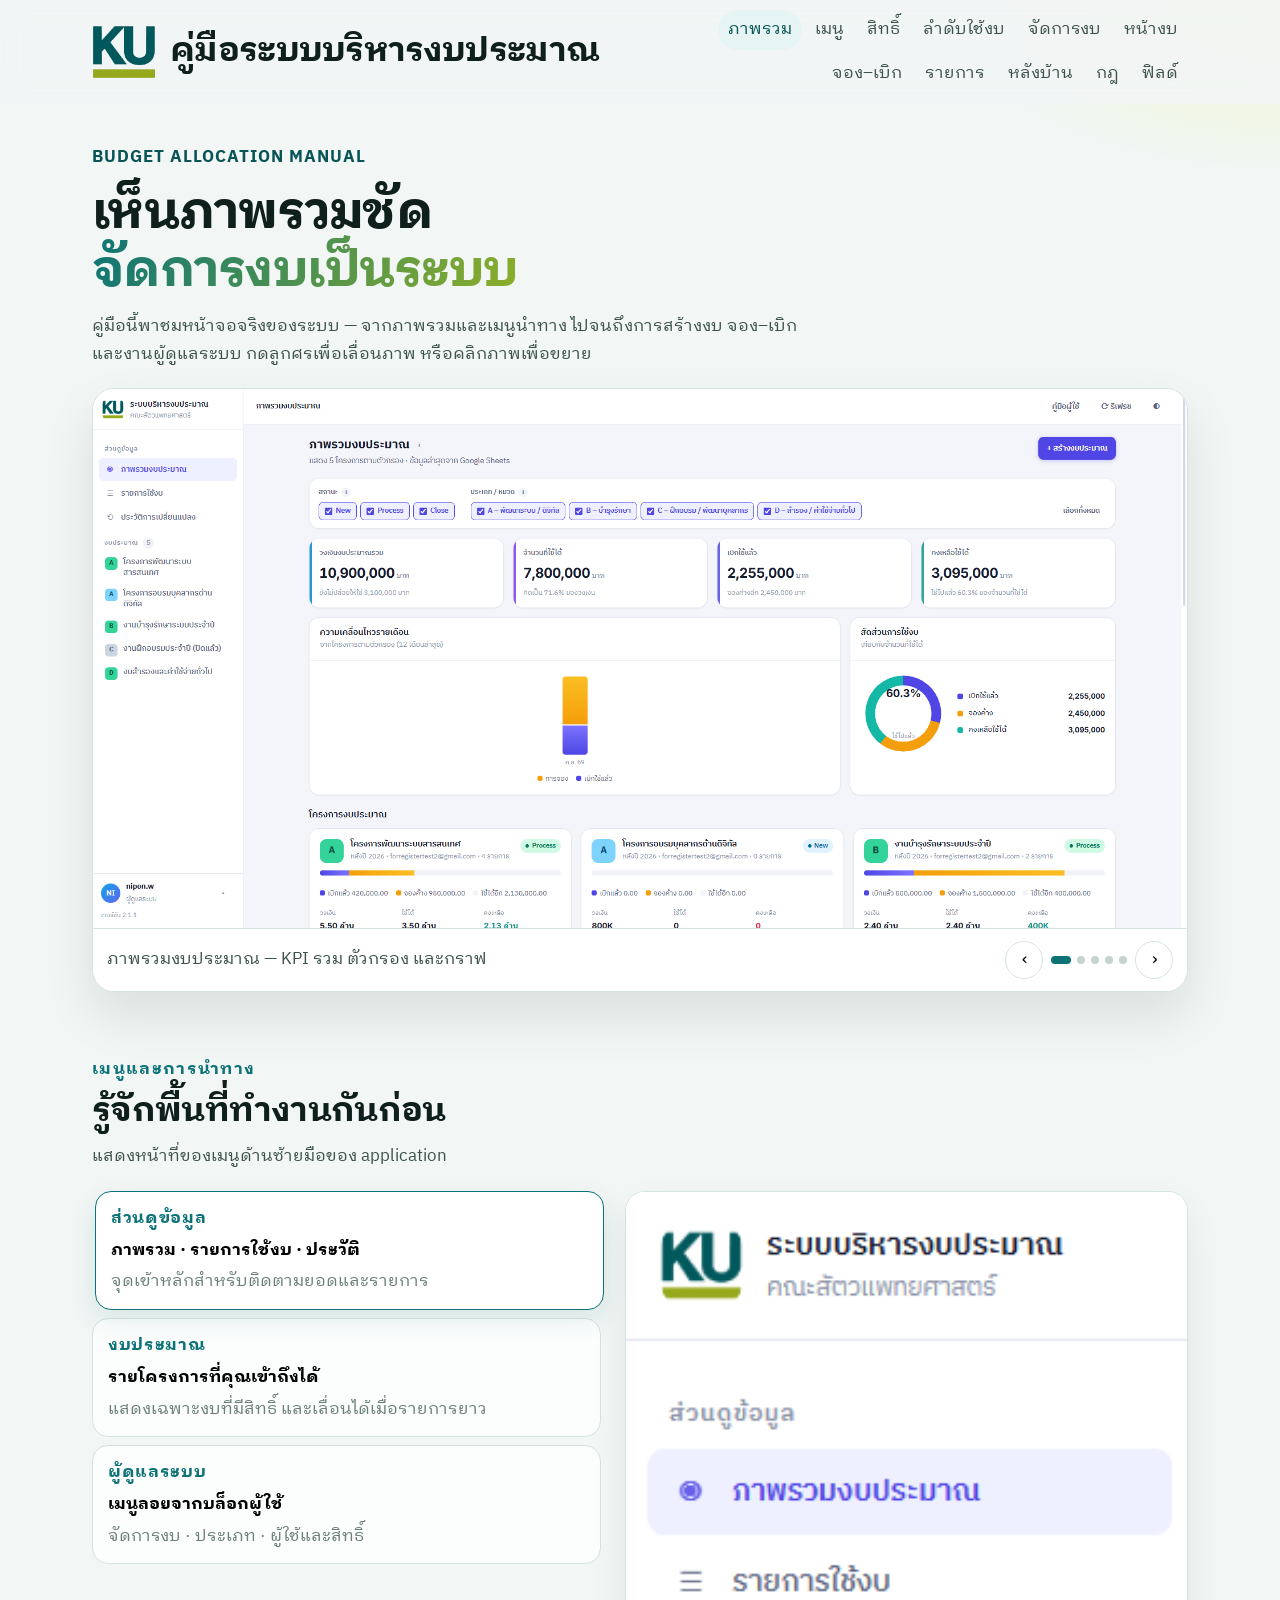
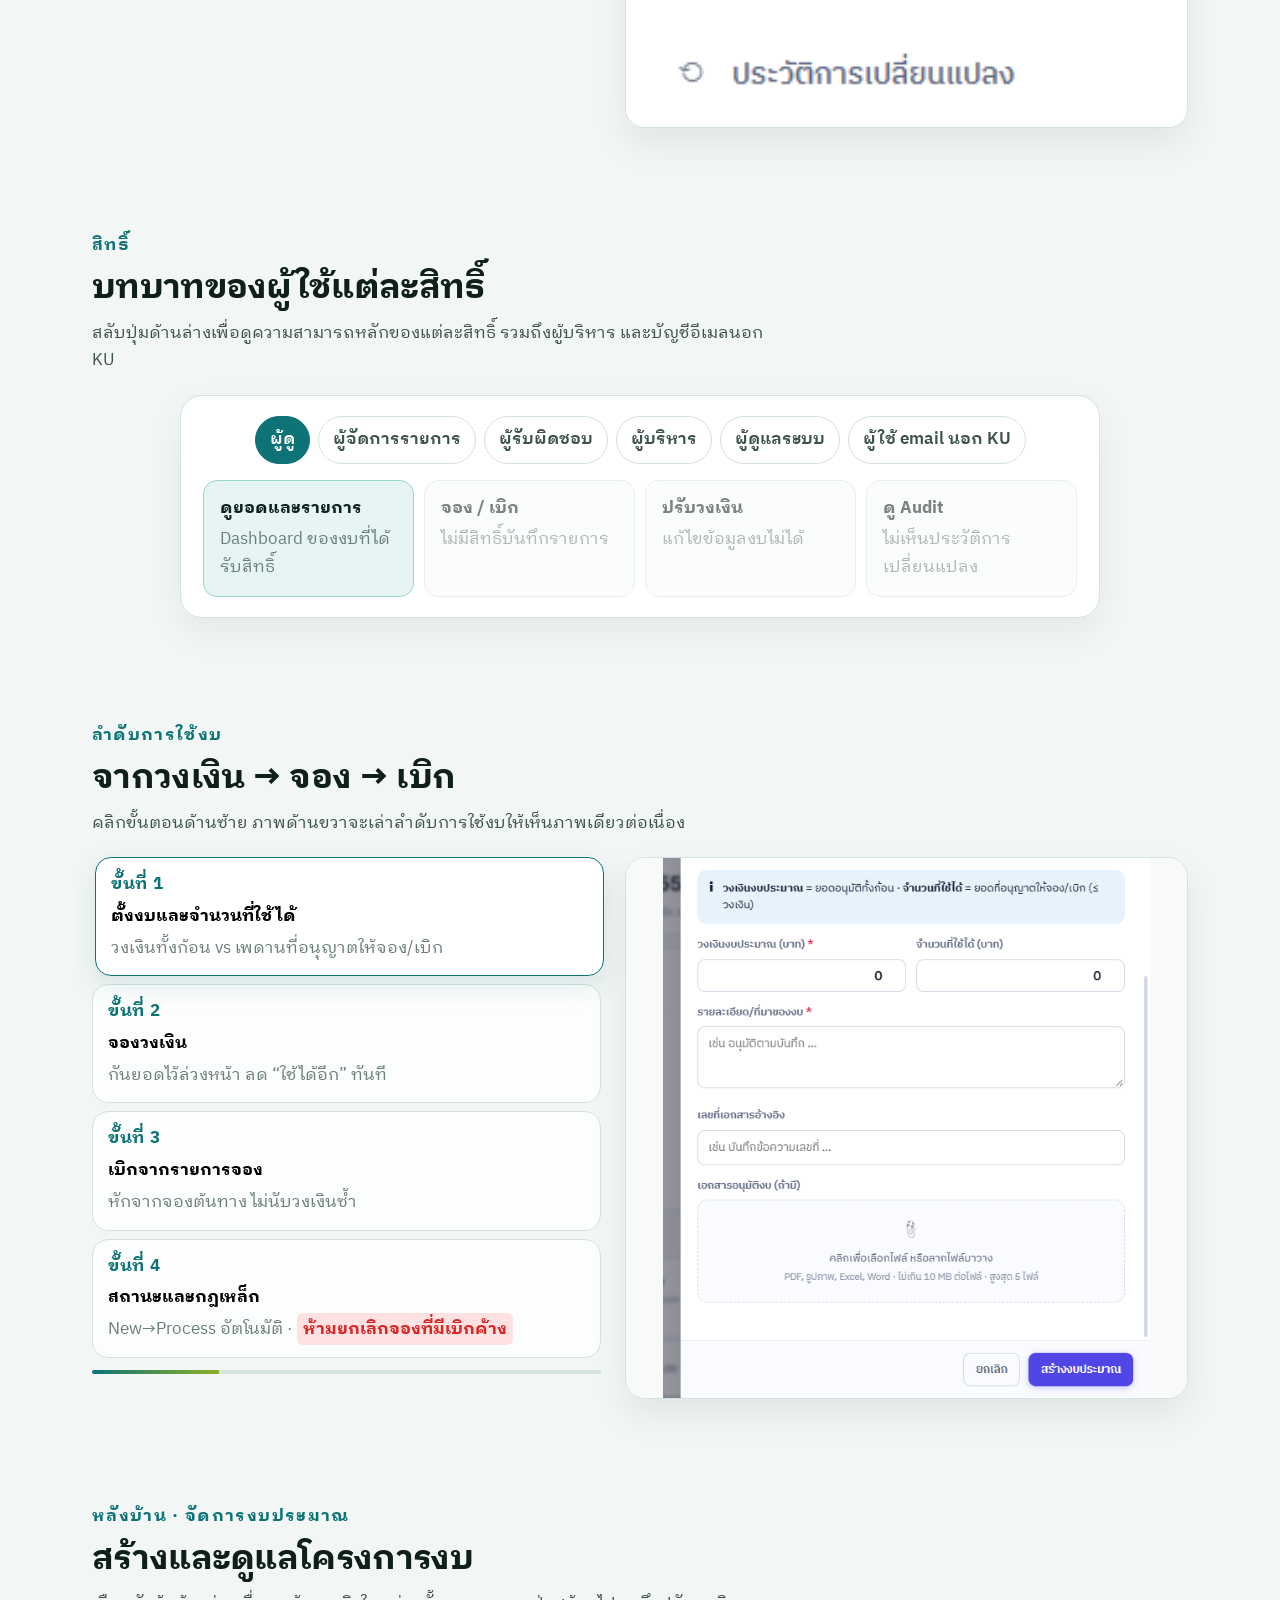
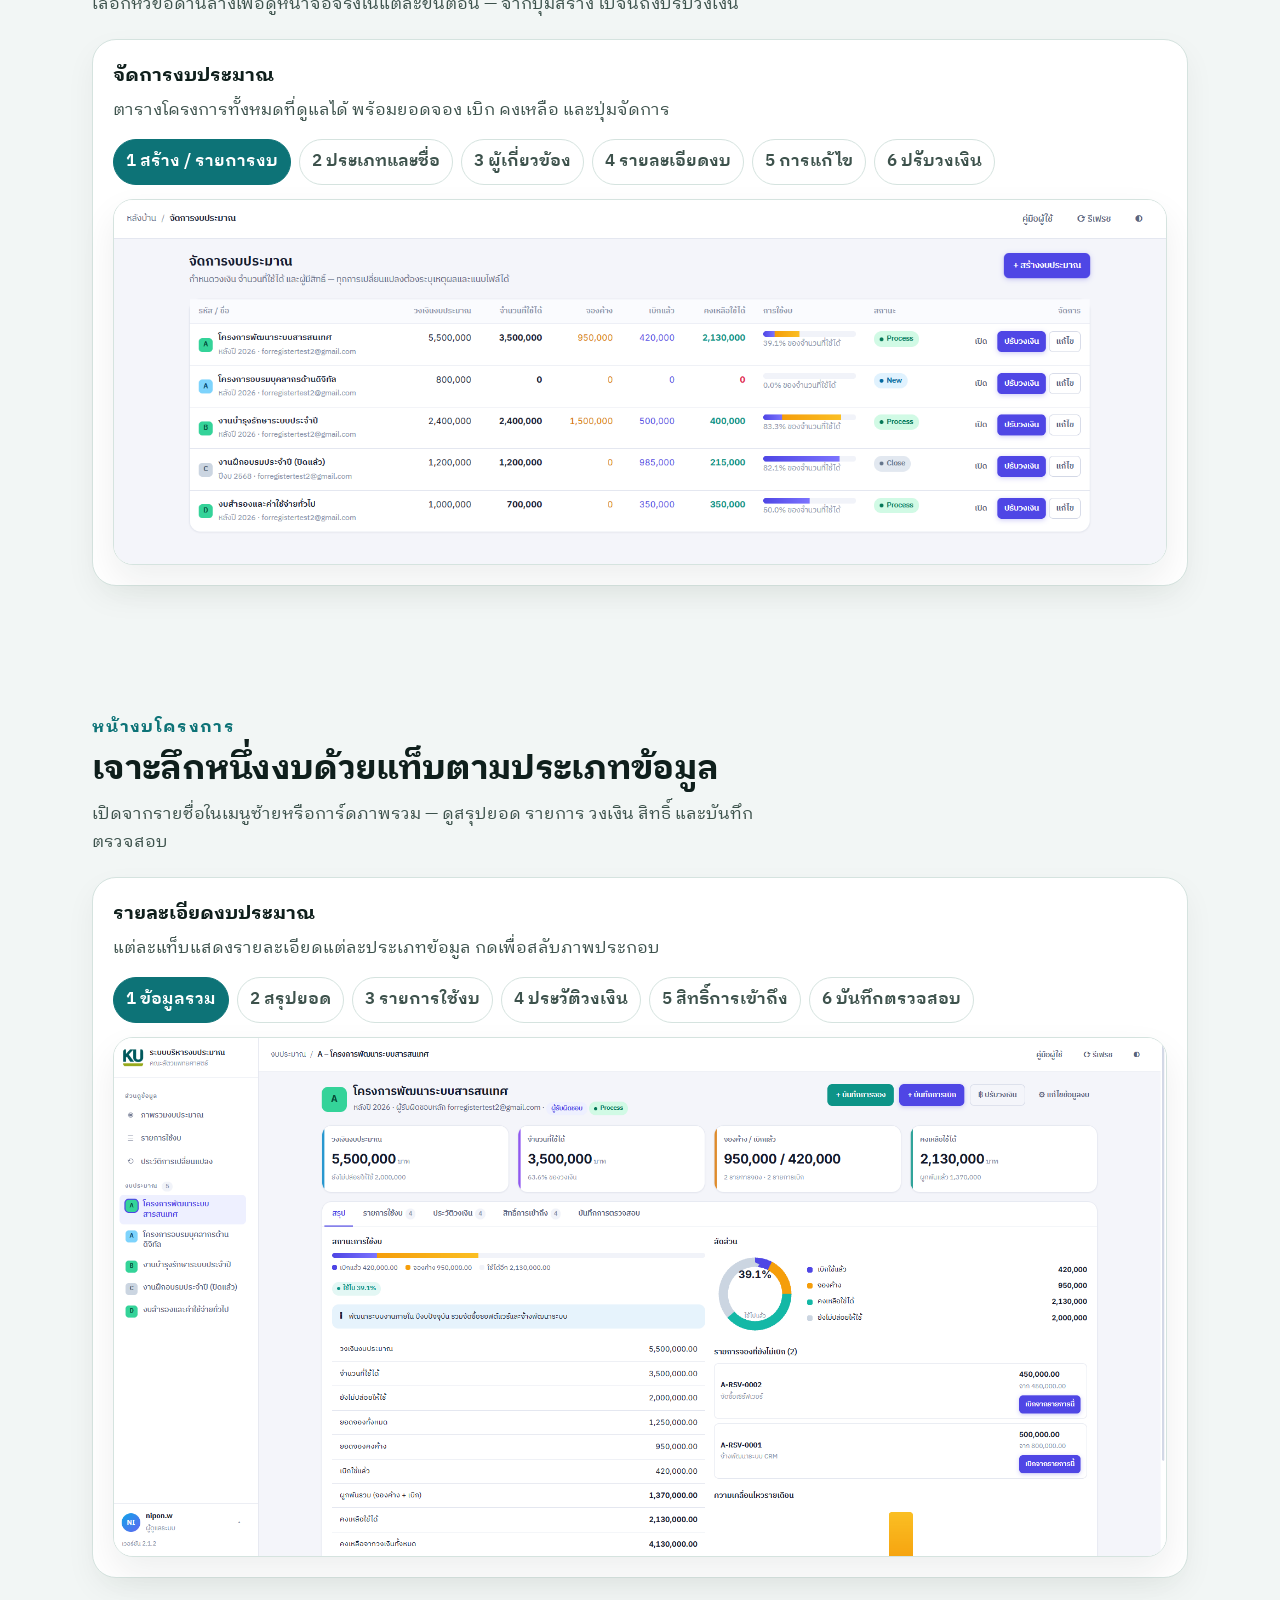
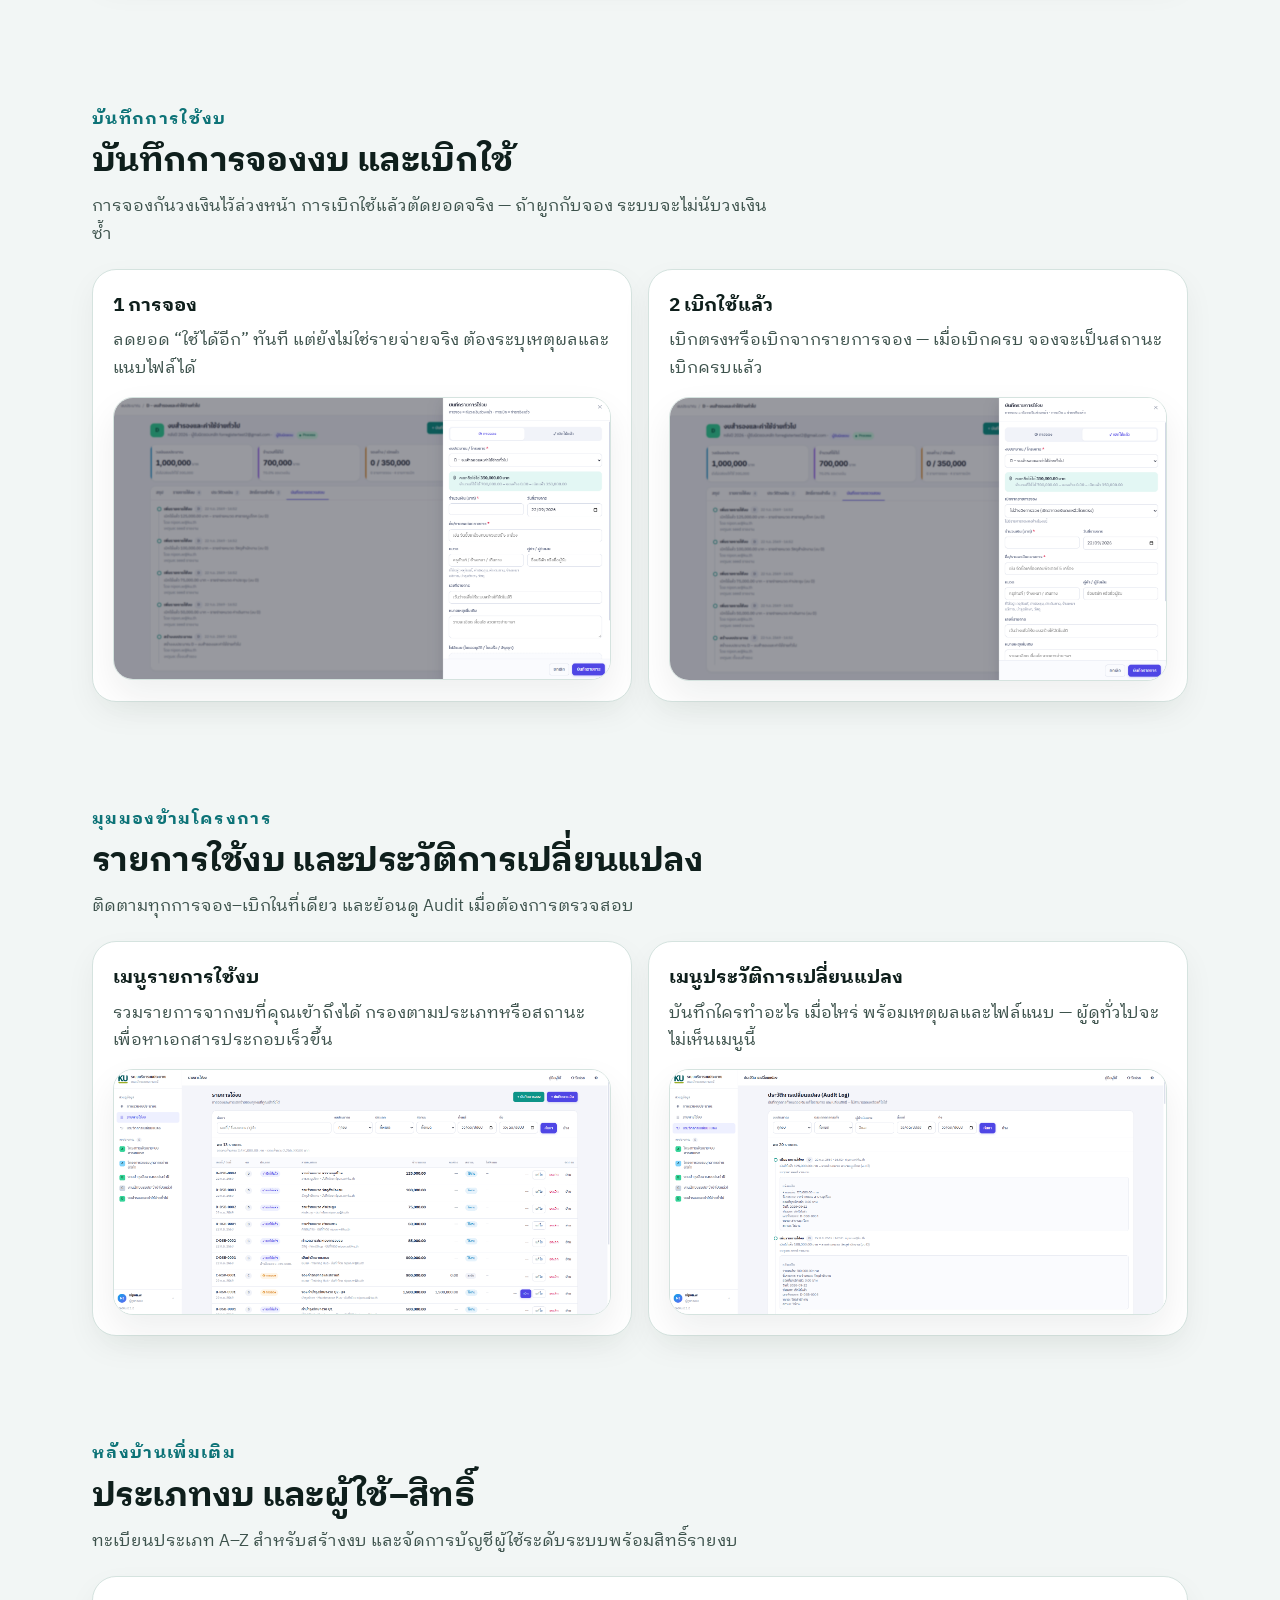
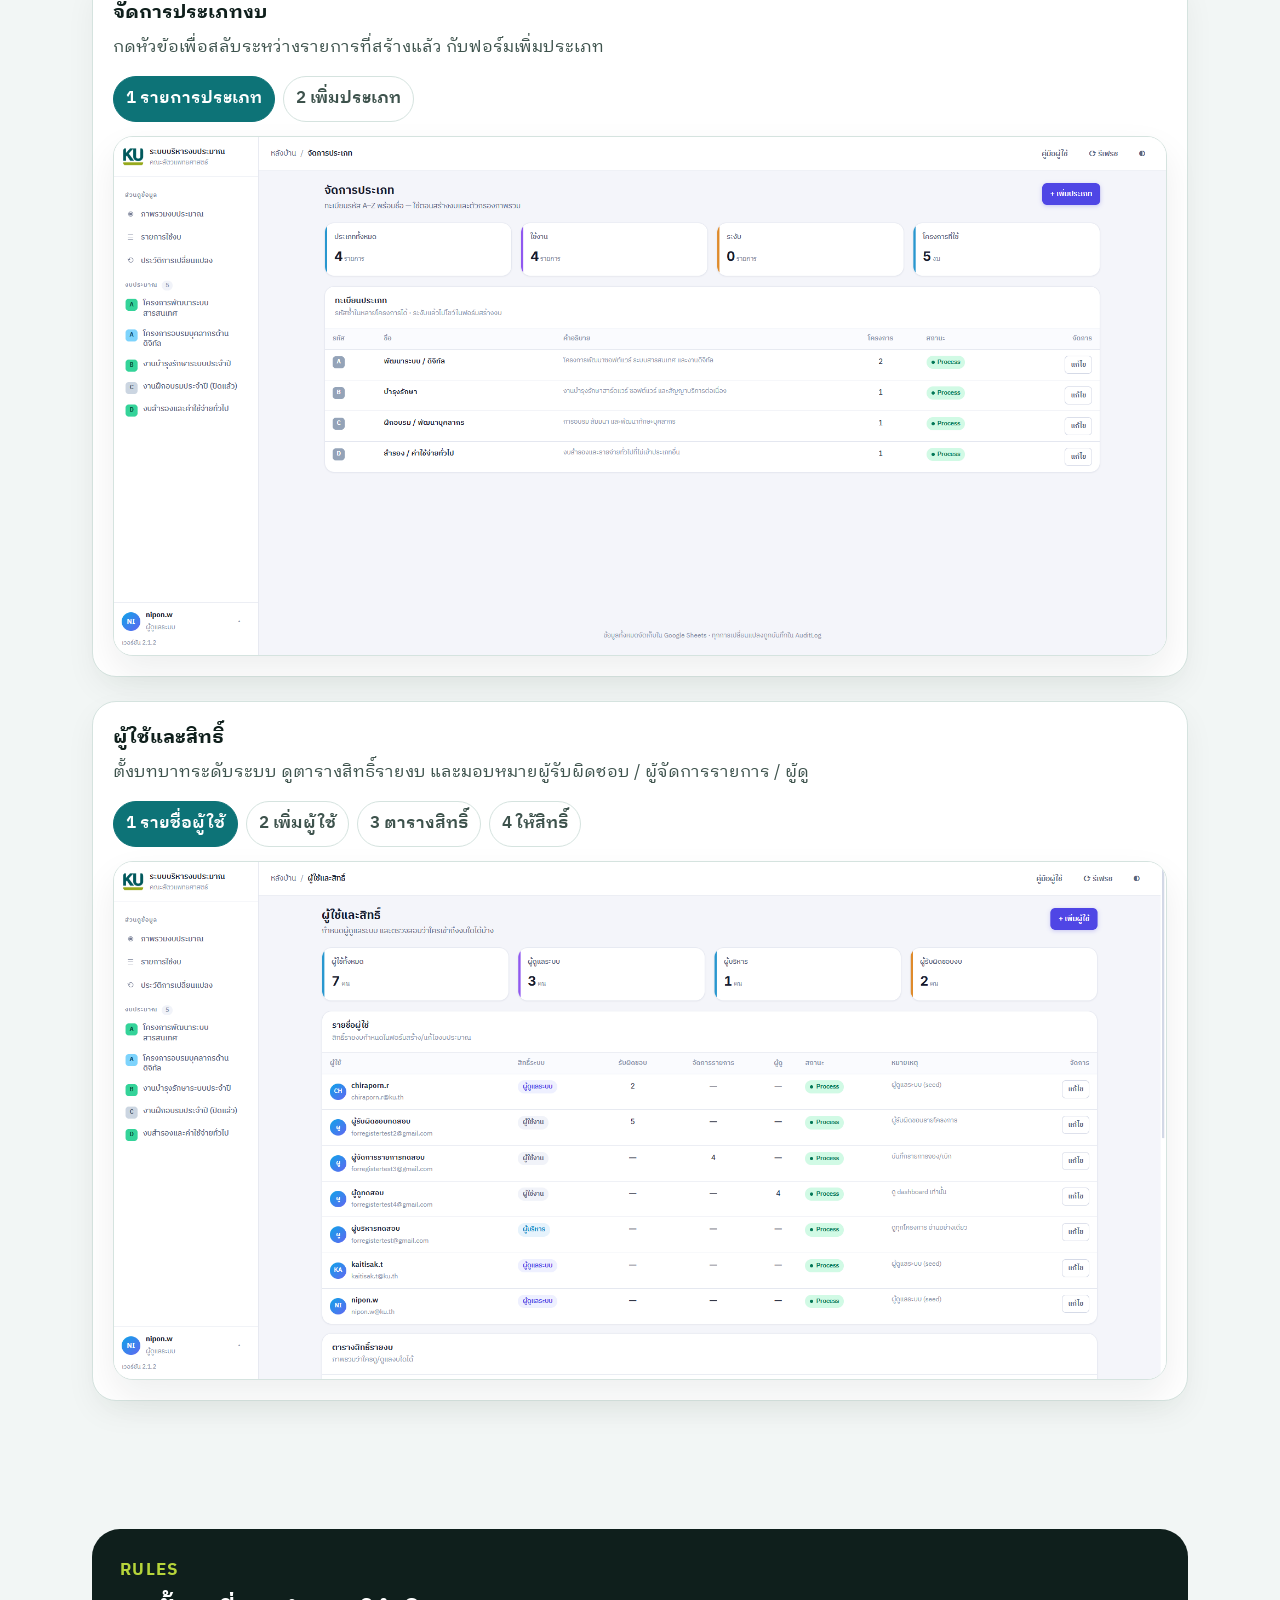
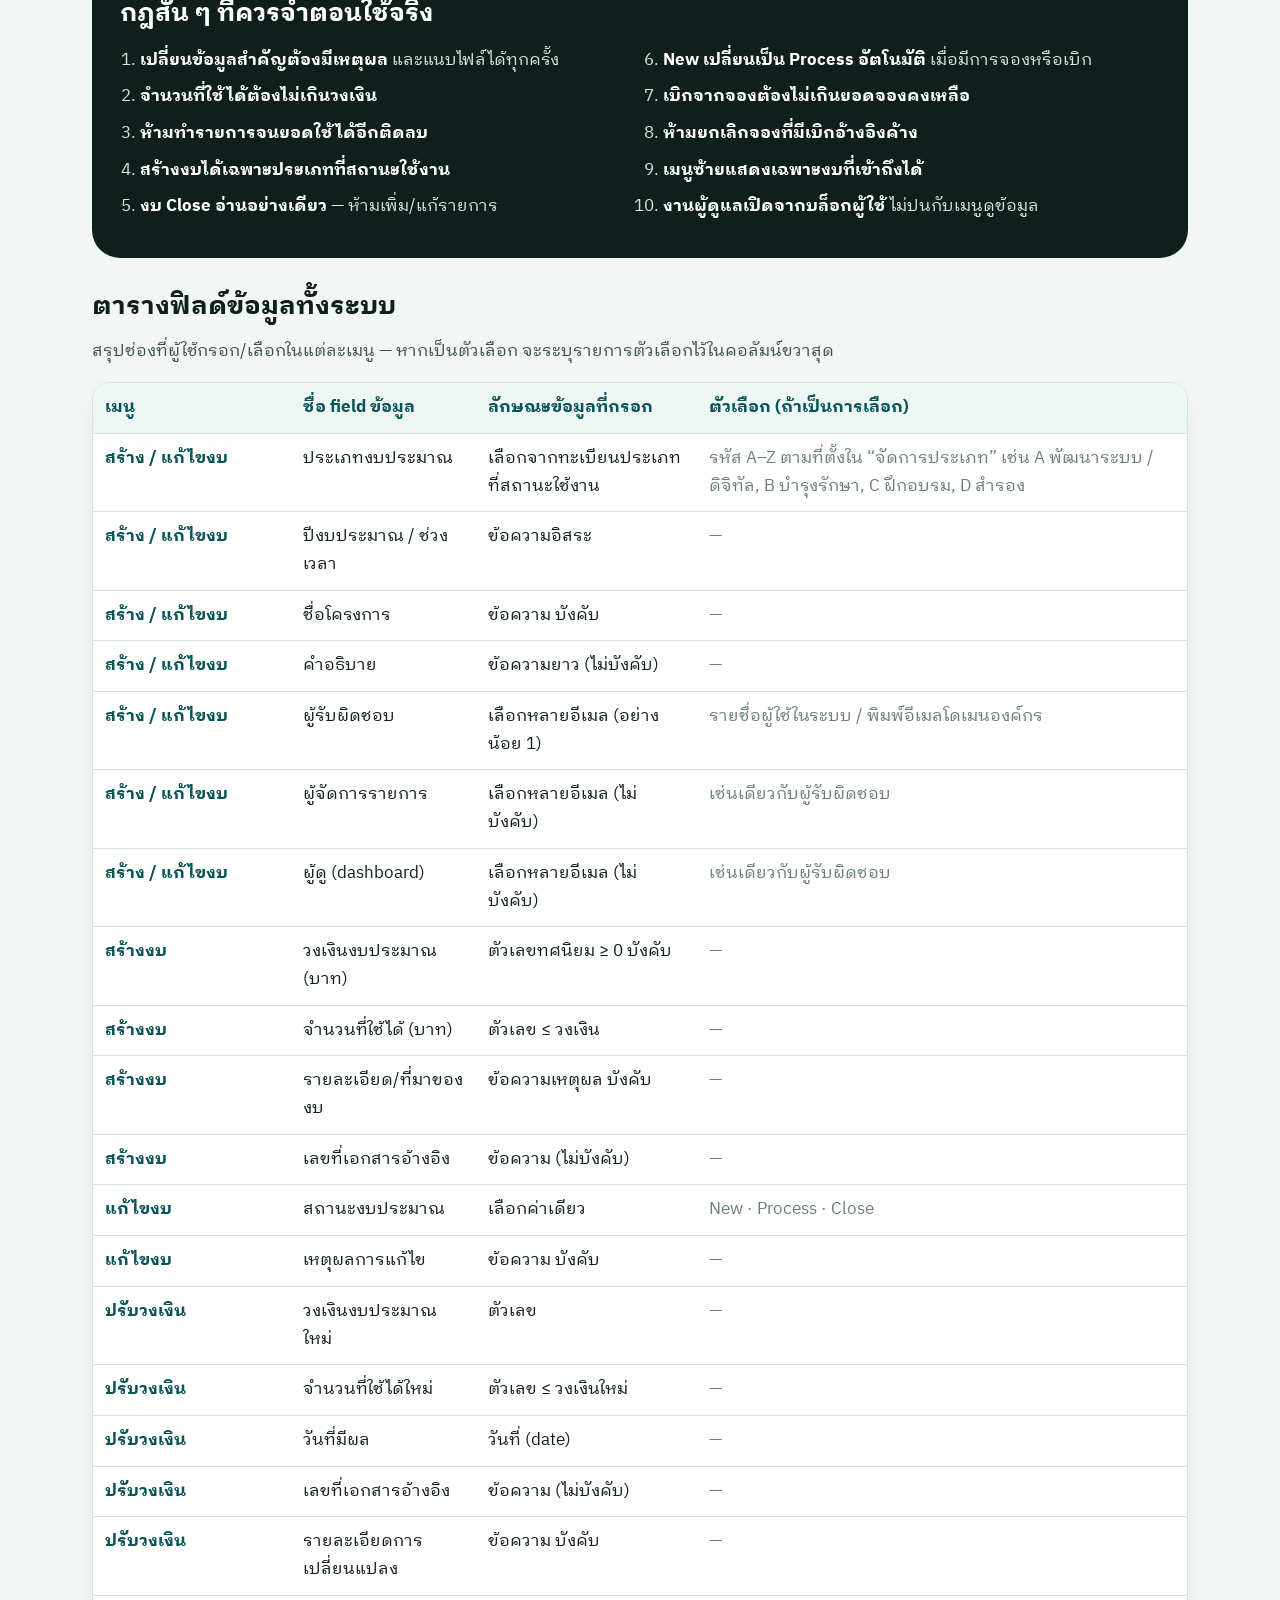
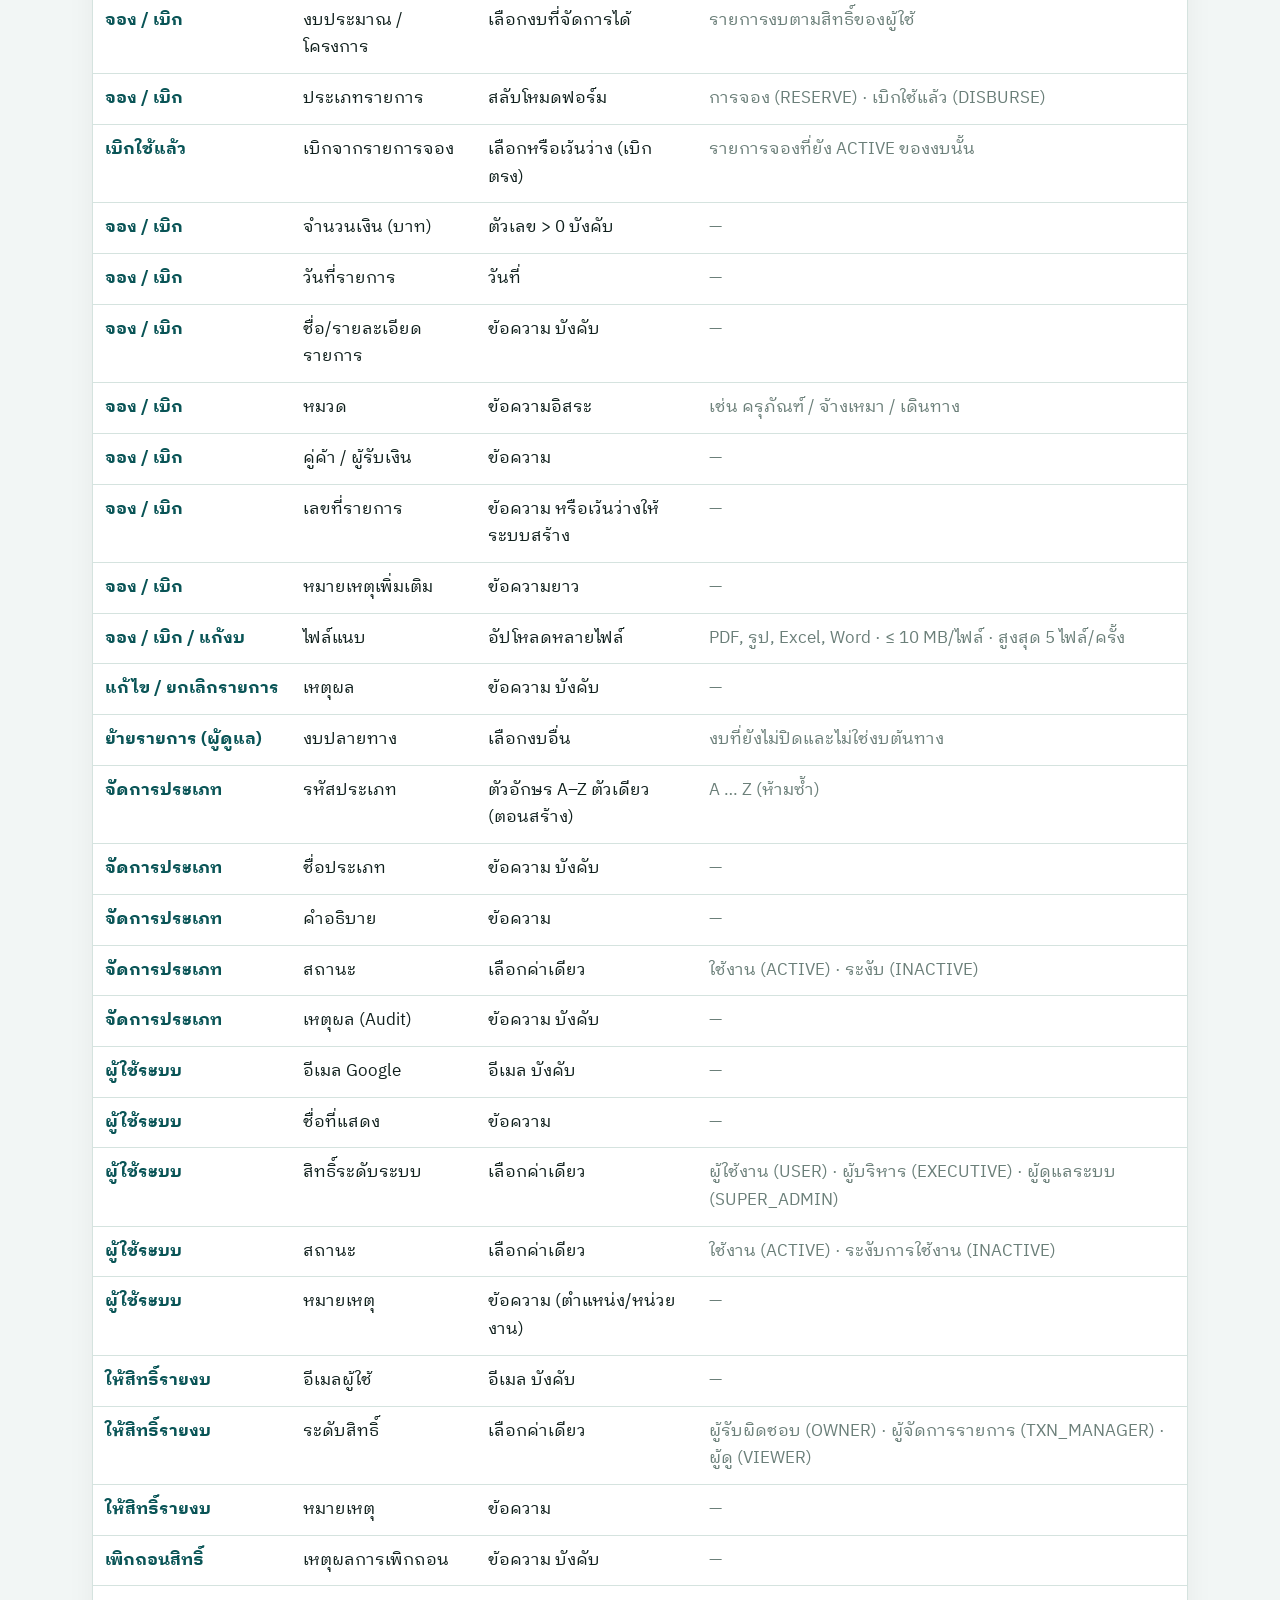
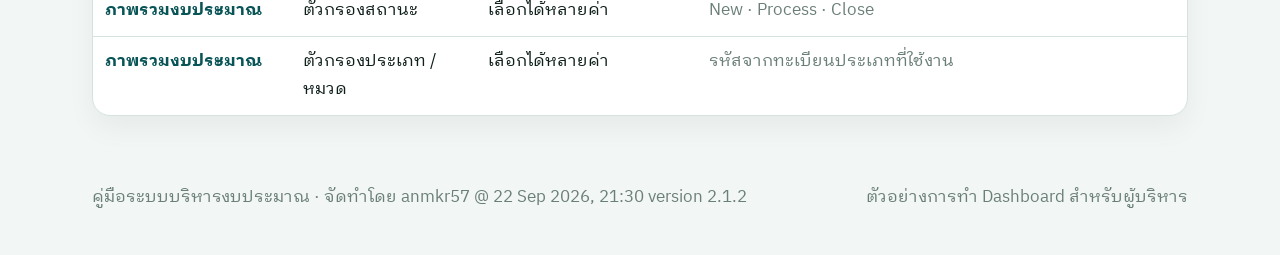
<file: index.html>
<!DOCTYPE html>
<html lang="th">
<head>
  <meta charset="utf-8">
  <meta name="viewport" content="width=device-width, initial-scale=1">
  <title>คู่มือระบบบริหารงบประมาณ · Budget Allocation</title>
  <meta name="description" content="คู่มือเชิงภาพสำหรับระบบบริหารงบประมาณ คณะสัตวแพทยศาสตร์">
  <link rel="preconnect" href="https://fonts.googleapis.com">
  <link rel="preconnect" href="https://fonts.gstatic.com" crossorigin>
  <link href="https://fonts.googleapis.com/css2?family=IBM+Plex+Sans+Thai+Looped:wght@400;500;600;700&display=swap" rel="stylesheet">
  <link rel="icon" href="images/logo-ku.png" type="image/png">
  <link rel="stylesheet" href="css/styles.css">
</head>
<body>
  <header class="site-nav">
    <div class="site-nav-inner">
      <a class="brand" href="#top">
        <img src="images/logo-ku.png" alt="KU">
        <strong>คู่มือระบบบริหารงบประมาณ</strong>
      </a>
      <nav class="nav-links" aria-label="หัวข้อ">
        <div class="nav-row">
          <a href="#overview">ภาพรวม</a>
          <a href="#nav">เมนู</a>
          <a href="#roles">สิทธิ์</a>
          <a href="#story">ลำดับใช้งบ</a>
          <a href="#admin-budgets">จัดการงบ</a>
          <a href="#budget-detail">หน้างบ</a>
        </div>
        <div class="nav-row">
          <a href="#txn">จอง–เบิก</a>
          <a href="#lists">รายการ</a>
          <a href="#admin-more">หลังบ้าน</a>
          <a href="#rules">กฎ</a>
          <a href="#fields">ฟิลด์</a>
        </div>
      </nav>
    </div>
  </header>

  <main id="top">
    <section class="hero" data-section id="overview">
      <div class="reveal">
        <div class="hero-kicker">Budget Allocation Manual</div>
        <h1>เห็นภาพรวมชัด<br><em>จัดการงบเป็นระบบ</em></h1>
        <p class="hero-lead">
          คู่มือนี้พาชมหน้าจอจริงของระบบ — จากภาพรวมและเมนูนำทาง ไปจนถึงการสร้างงบ จอง–เบิก
          และงานผู้ดูแลระบบ กดลูกศรเพื่อเลื่อนภาพ หรือคลิกภาพเพื่อขยาย
        </p>
      </div>

      <div class="carousel reveal" aria-label="ตัวอย่างหน้าจอระบบ">
        <div class="carousel-track">
          <div class="carousel-slide active" data-caption="ภาพรวมงบประมาณ — KPI รวม ตัวกรอง และกราฟ">
            <img src="images/SS_manual/1_1.png" alt="ภาพรวมงบประมาณ มุมมองเต็ม">
          </div>
          <div class="carousel-slide" data-caption="ภาพรวม — การ์ดโครงการและสถานะ New / Process / Close">
            <img src="images/SS_manual/1_2.png" alt="ภาพรวมงบประมาณ ส่วนโครงการ">
          </div>
          <div class="carousel-slide" data-caption="ภาพรวม — สัดส่วนการใช้งบและความเคลื่อนไหว">
            <img src="images/SS_manual/1_3.png" alt="ภาพรวมงบประมาณ ส่วนกราฟ">
          </div>
          <div class="carousel-slide" data-caption="หน้างบโครงการ — สรุปยอดจอง เบิก และคงเหลือ">
            <img src="images/SS_manual/4_1.png" alt="หน้ารายละเอียดงบประมาณ">
          </div>
          <div class="carousel-slide" data-caption="รายการใช้งบทั้งระบบ — ติดตามจองและเบิกข้ามโครงการ">
            <img src="images/SS_manual/6.png" alt="หน้ารายการใช้งบ">
          </div>
        </div>
        <div class="carousel-footer">
          <p class="carousel-caption"></p>
          <div class="carousel-controls">
            <button type="button" class="carousel-btn" data-carousel="prev" aria-label="ภาพก่อนหน้า">‹</button>
            <div class="carousel-dots"></div>
            <button type="button" class="carousel-btn" data-carousel="next" aria-label="ภาพถัดไป">›</button>
          </div>
        </div>
      </div>
    </section>

    <section class="section" data-section id="nav">
      <div class="section-head reveal">
        <div class="eyebrow">เมนูและการนำทาง</div>
        <h2>รู้จักพื้นที่ทำงานกันก่อน</h2>
        <p>แสดงหน้าที่ของเมนูด้านซ้ายมือของ application</p>
      </div>
      <div class="split topic-switch reveal">
        <div class="topic-list">
          <button type="button" class="topic-btn active" data-target="view">
            <div class="n">ส่วนดูข้อมูล</div>
            <h3>ภาพรวม · รายการใช้งบ · ประวัติ</h3>
            <p>จุดเข้าหลักสำหรับติดตามยอดและรายการ</p>
          </button>
          <button type="button" class="topic-btn" data-target="budgets">
            <div class="n">งบประมาณ</div>
            <h3>รายโครงการที่คุณเข้าถึงได้</h3>
            <p>แสดงเฉพาะงบที่มีสิทธิ์ และเลื่อนได้เมื่อรายการยาว</p>
          </button>
          <button type="button" class="topic-btn" data-target="admin">
            <div class="n">ผู้ดูแลระบบ</div>
            <h3>เมนูลอยจากบล็อกผู้ใช้</h3>
            <p>จัดการงบ · ประเภท · ผู้ใช้และสิทธิ์</p>
          </button>
        </div>
        <div class="shot-frame">
          <div class="shot-pane active" data-pane="view"><img src="images/SS_manual/2_1.png" alt="เมนูส่วนดูข้อมูล"></div>
          <div class="shot-pane" data-pane="budgets"><img src="images/SS_manual/2_2.png" alt="รายชื่องบประมาณในแถบซ้าย"></div>
          <div class="shot-pane" data-pane="admin"><img src="images/SS_manual/2_3.png" alt="เมนูสำหรับผู้ดูแลระบบ"></div>
        </div>
      </div>
    </section>

    <section class="section" data-section id="roles">
      <div class="section-head reveal">
        <div class="eyebrow">สิทธิ์</div>
        <h2>บทบาทของผู้ใช้แต่ละสิทธิ์</h2>
        <p>สลับปุ่มด้านล่างเพื่อดูความสามารถหลักของแต่ละสิทธิ์ รวมถึงผู้บริหาร และบัญชีอีเมลนอก KU</p>
      </div>
      <div class="role-panel role-panel-wide reveal">
        <div class="role-tabs">
          <button type="button" class="role-tab active" data-role="viewer">ผู้ดู</button>
          <button type="button" class="role-tab" data-role="txn">ผู้จัดการรายการ</button>
          <button type="button" class="role-tab" data-role="owner">ผู้รับผิดชอบ</button>
          <button type="button" class="role-tab" data-role="exec">ผู้บริหาร</button>
          <button type="button" class="role-tab" data-role="admin">ผู้ดูแลระบบ</button>
          <button type="button" class="role-tab role-tab-warn" data-role="outsider">ผู้ใช้ email นอก KU</button>
        </div>
        <div class="role-body active" data-role="viewer">
          <div class="role-grid role-grid-4">
            <div class="perm on"><strong>ดูยอดและรายการ</strong><span>Dashboard ของงบที่ได้รับสิทธิ์</span></div>
            <div class="perm off"><strong>จอง / เบิก</strong><span>ไม่มีสิทธิ์บันทึกรายการ</span></div>
            <div class="perm off"><strong>ปรับวงเงิน</strong><span>แก้ไขข้อมูลงบไม่ได้</span></div>
            <div class="perm off"><strong>ดู Audit</strong><span>ไม่เห็นประวัติการเปลี่ยนแปลง</span></div>
          </div>
        </div>
        <div class="role-body" data-role="txn">
          <div class="role-grid role-grid-4">
            <div class="perm on"><strong>ดูยอดและรายการ</strong><span>ติดตามจอง–เบิกได้</span></div>
            <div class="perm on"><strong>จอง / เบิก</strong><span>เพิ่ม แก้ไข ยกเลิกรายการได้</span></div>
            <div class="perm off"><strong>ปรับวงเงิน</strong><span>ต้องเป็นผู้รับผิดชอบ</span></div>
            <div class="perm on"><strong>ดู Audit ของงบตน</strong><span>เห็นประวัติเฉพาะงบที่เกี่ยวข้อง</span></div>
          </div>
        </div>
        <div class="role-body" data-role="owner">
          <div class="role-grid role-grid-4">
            <div class="perm on"><strong>ดูยอดและรายการ</strong><span>ครบทุกมุมของงบตน</span></div>
            <div class="perm on"><strong>จอง / เบิก</strong><span>บันทึกรายการได้</span></div>
            <div class="perm on"><strong>ปรับวงเงิน / แก้ข้อมูลงบ</strong><span>เก็บประวัติ BudgetChanges</span></div>
            <div class="perm on"><strong>ดู Audit</strong><span>พร้อมแนบเหตุผลทุกครั้งที่แก้</span></div>
          </div>
        </div>
        <div class="role-body" data-role="exec">
          <div class="role-grid role-grid-4">
            <div class="perm on"><strong>ดูทุกโครงการ</strong><span>เห็นงบทั้งหมดแบบภาพรวม</span></div>
            <div class="perm on"><strong>ดูภาพรวม / กราฟ</strong><span>Dashboard สำหรับผู้บริหาร</span></div>
            <div class="perm on"><strong>ดูประวัติการเปลี่ยนแปลง</strong><span>อ่านอย่างเดียวทั้งระบบ</span></div>
            <div class="perm off"><strong>สร้างงบ / จอง–เบิก / ปรับวงเงิน</strong><span>ไม่สามารถแก้ไขข้อมูลได้</span></div>
          </div>
        </div>
        <div class="role-body" data-role="admin">
          <div class="role-grid role-grid-4">
            <div class="perm on"><strong>ทุกโครงการ + ภาพรวม</strong><span>เห็นงบทั้งหมดในระบบ</span></div>
            <div class="perm on"><strong>สร้างงบ / จัดการประเภท</strong><span>ทะเบียน A–Z และผู้ใช้</span></div>
            <div class="perm on"><strong>ย้ายชุดรายการข้ามงบ</strong><span>เมื่อต้องปรับโครงสร้าง</span></div>
            <div class="perm on"><strong>ปิดงบ / Audit ทั้งระบบ</strong><span>ควบคุมวงจรชีวิตโครงการ</span></div>
          </div>
        </div>
        <div class="role-body" data-role="outsider">
          <div class="role-denied">
            <strong>ไม่สามารถเข้าใช้งานระบบได้</strong>
            <p>บัญชีอีเมลนอกโดเมน KU (เช่น ไม่ใช่ @ku.th) จะไม่ได้รับสิทธิ์เข้าสู่ระบบบริหารงบประมาณ — ต้องใช้บัญชีองค์กรที่ได้รับอนุญาตเท่านั้น</p>
          </div>
        </div>
      </div>
    </section>

    <section class="section" data-section id="story">
      <div class="section-head reveal">
        <div class="eyebrow">ลำดับการใช้งบ</div>
        <h2>จากวงเงิน → จอง → เบิก</h2>
        <p>คลิกขั้นตอนด้านซ้าย ภาพด้านขวาจะเล่าลำดับการใช้งบให้เห็นภาพเดียวต่อเนื่อง</p>
      </div>
      <div class="split story-switch reveal">
        <div>
          <div class="story-steps">
            <button type="button" class="story-step active" data-target="s1">
              <div class="n">ขั้นที่ 1</div>
              <h3>ตั้งงบและจำนวนที่ใช้ได้</h3>
              <p>วงเงินทั้งก้อน vs เพดานที่อนุญาตให้จอง/เบิก</p>
            </button>
            <button type="button" class="story-step" data-target="s2">
              <div class="n">ขั้นที่ 2</div>
              <h3>จองวงเงิน</h3>
              <p>กันยอดไว้ล่วงหน้า ลด “ใช้ได้อีก” ทันที</p>
            </button>
            <button type="button" class="story-step" data-target="s3">
              <div class="n">ขั้นที่ 3</div>
              <h3>เบิกจากรายการจอง</h3>
              <p>หักจากจองต้นทาง ไม่นับวงเงินซ้ำ</p>
            </button>
            <button type="button" class="story-step" data-target="s4">
              <div class="n">ขั้นที่ 4</div>
              <h3>สถานะและกฎเหล็ก</h3>
              <p>New→Process อัตโนมัติ · <span class="warn-red">ห้ามยกเลิกจองที่มีเบิกค้าง</span></p>
            </button>
          </div>
          <div class="story-progress" aria-hidden="true"><span></span></div>
        </div>
        <div class="shot-frame">
          <div class="shot-pane active" data-pane="s1"><img src="images/SS_manual/3_4.png" alt="ตั้งวงเงินและจำนวนที่ใช้ได้"></div>
          <div class="shot-pane" data-pane="s2"><img src="images/SS_manual/5_1.png" alt="ฟอร์มการจอง"></div>
          <div class="shot-pane" data-pane="s3"><img src="images/SS_manual/5_2.png" alt="ฟอร์มเบิกใช้แล้ว"></div>
          <div class="shot-pane" data-pane="s4"><img src="images/SS_manual/4_1.png" alt="หน้างบหลังมีรายการเคลื่อนไหว"></div>
        </div>
      </div>
    </section>

    <section class="section" data-section id="admin-budgets">
      <div class="section-head reveal">
        <div class="eyebrow">หลังบ้าน · จัดการงบประมาณ</div>
        <h2>สร้างและดูแลโครงการงบ</h2>
        <p>เลือกหัวข้อด้านล่างเพื่อดูหน้าจอจริงในแต่ละขั้นตอน — จากปุ่มสร้าง ไปจนถึงปรับวงเงิน</p>
      </div>
      <div class="feature-block reveal">
        <h3>จัดการงบประมาณ</h3>
        <p class="lead">ตารางโครงการทั้งหมดที่ดูแลได้ พร้อมยอดจอง เบิก คงเหลือ และปุ่มจัดการ</p>
        <div class="chip-tabs">
          <button type="button" class="chip active" data-target="a1">1 สร้าง / รายการงบ</button>
          <button type="button" class="chip" data-target="a2">2 ประเภทและชื่อ</button>
          <button type="button" class="chip" data-target="a3">3 ผู้เกี่ยวข้อง</button>
          <button type="button" class="chip" data-target="a4">4 รายละเอียดงบ</button>
          <button type="button" class="chip" data-target="a5">5 การแก้ไข</button>
          <button type="button" class="chip" data-target="a6">6 ปรับวงเงิน</button>
        </div>
        <div class="shot-frame">
          <div class="shot-pane active" data-pane="a1"><img src="images/SS_manual/3_1.png" alt="หน้าจัดการงบประมาณและปุ่มสร้าง"></div>
          <div class="shot-pane" data-pane="a2"><img src="images/SS_manual/3_2.png" alt="กำหนดประเภทงบและชื่อโครงการ"></div>
          <div class="shot-pane" data-pane="a3"><img src="images/SS_manual/3_3.png" alt="กำหนดผู้รับผิดชอบและผู้เกี่ยวข้อง"></div>
          <div class="shot-pane" data-pane="a4"><img src="images/SS_manual/3_4.png" alt="รายละเอียดงบและที่มาของงบ"></div>
          <div class="shot-pane" data-pane="a5"><img src="images/SS_manual/3_5.png" alt="ฟอร์มแก้ไขข้อมูลงบ"></div>
          <div class="shot-pane" data-pane="a6"><img src="images/SS_manual/3_6.png" alt="ฟอร์มปรับวงเงิน"></div>
        </div>
      </div>
    </section>

    <section class="section" data-section id="budget-detail">
      <div class="section-head reveal">
        <div class="eyebrow">หน้างบโครงการ</div>
        <h2>เจาะลึกหนึ่งงบด้วยแท็บตามประเภทข้อมูล</h2>
        <p>เปิดจากรายชื่อในเมนูซ้ายหรือการ์ดภาพรวม — ดูสรุปยอด รายการ วงเงิน สิทธิ์ และบันทึกตรวจสอบ</p>
      </div>
      <div class="feature-block reveal">
        <h3>รายละเอียดงบประมาณ</h3>
        <p class="lead">แต่ละแท็บแสดงรายละเอียดแต่ละประเภทข้อมูล กดเพื่อสลับภาพประกอบ</p>
        <div class="chip-tabs">
          <button type="button" class="chip active" data-target="b1">1 ข้อมูลรวม</button>
          <button type="button" class="chip" data-target="b2">2 สรุปยอด</button>
          <button type="button" class="chip" data-target="b3">3 รายการใช้งบ</button>
          <button type="button" class="chip" data-target="b4">4 ประวัติวงเงิน</button>
          <button type="button" class="chip" data-target="b5">5 สิทธิ์การเข้าถึง</button>
          <button type="button" class="chip" data-target="b6">6 บันทึกตรวจสอบ</button>
        </div>
        <div class="shot-frame">
          <div class="shot-pane active" data-pane="b1"><img src="images/SS_manual/4_1.png" alt="หน้างบ — ข้อมูลรวม"></div>
          <div class="shot-pane" data-pane="b2"><img src="images/SS_manual/4_2.png" alt="หน้างบ — หน้าต่างสรุป"></div>
          <div class="shot-pane" data-pane="b3"><img src="images/SS_manual/4_3.png" alt="หน้างบ — รายการใช้งบ"></div>
          <div class="shot-pane" data-pane="b4"><img src="images/SS_manual/4_4.png" alt="หน้างบ — ประวัติวงเงิน"></div>
          <div class="shot-pane" data-pane="b5"><img src="images/SS_manual/4_5.png" alt="หน้างบ — สิทธิ์การเข้าถึง"></div>
          <div class="shot-pane" data-pane="b6"><img src="images/SS_manual/4_6.png" alt="หน้างบ — บันทึกการตรวจสอบ"></div>
        </div>
      </div>
    </section>

    <section class="section" data-section id="txn">
      <div class="section-head reveal">
        <div class="eyebrow">บันทึกการใช้งบ</div>
        <h2>บันทึกการจองงบ และเบิกใช้</h2>
        <p>การจองกันวงเงินไว้ล่วงหน้า การเบิกใช้แล้วตัดยอดจริง — ถ้าผูกกับจอง ระบบจะไม่นับวงเงินซ้ำ</p>
      </div>
      <div class="dual reveal">
        <div class="feature-block" style="margin:0">
          <h3>1 การจอง</h3>
          <p class="lead">ลดยอด “ใช้ได้อีก” ทันที แต่ยังไม่ใช่รายจ่ายจริง ต้องระบุเหตุผลและแนบไฟล์ได้</p>
          <div class="shot-frame"><img src="images/SS_manual/5_1.png" alt="ฟอร์มบันทึกการจอง"></div>
        </div>
        <div class="feature-block" style="margin:0">
          <h3>2 เบิกใช้แล้ว</h3>
          <p class="lead">เบิกตรงหรือเบิกจากรายการจอง — เมื่อเบิกครบ จองจะเป็นสถานะเบิกครบแล้ว</p>
          <div class="shot-frame"><img src="images/SS_manual/5_2.png" alt="ฟอร์มบันทึกการเบิกใช้แล้ว"></div>
        </div>
      </div>
    </section>

    <section class="section" data-section id="lists">
      <div class="section-head reveal">
        <div class="eyebrow">มุมมองข้ามโครงการ</div>
        <h2>รายการใช้งบ และประวัติการเปลี่ยนแปลง</h2>
        <p>ติดตามทุกการจอง–เบิกในที่เดียว และย้อนดู Audit เมื่อต้องการตรวจสอบ</p>
      </div>
      <div class="dual reveal">
        <div class="feature-block" style="margin:0">
          <h3>เมนูรายการใช้งบ</h3>
          <p class="lead">รวมรายการจากงบที่คุณเข้าถึงได้ กรองตามประเภทหรือสถานะเพื่อหาเอกสารประกอบเร็วขึ้น</p>
          <div class="shot-frame"><img src="images/SS_manual/6.png" alt="หน้ารายการใช้งบ"></div>
        </div>
        <div class="feature-block" style="margin:0">
          <h3>เมนูประวัติการเปลี่ยนแปลง</h3>
          <p class="lead">บันทึกใครทำอะไร เมื่อไหร่ พร้อมเหตุผลและไฟล์แนบ — ผู้ดูทั่วไปจะไม่เห็นเมนูนี้</p>
          <div class="shot-frame"><img src="images/SS_manual/7.png" alt="หน้าประวัติการเปลี่ยนแปลง"></div>
        </div>
      </div>
    </section>

    <section class="section" data-section id="admin-more">
      <div class="section-head reveal">
        <div class="eyebrow">หลังบ้านเพิ่มเติม</div>
        <h2>ประเภทงบ และผู้ใช้–สิทธิ์</h2>
        <p>ทะเบียนประเภท A–Z สำหรับสร้างงบ และจัดการบัญชีผู้ใช้ระดับระบบพร้อมสิทธิ์รายงบ</p>
      </div>
      <div class="feature-block reveal">
        <h3>จัดการประเภทงบ</h3>
        <p class="lead">กดหัวข้อเพื่อสลับระหว่างรายการที่สร้างแล้ว กับฟอร์มเพิ่มประเภท</p>
        <div class="chip-tabs">
          <button type="button" class="chip active" data-target="t1">1 รายการประเภท</button>
          <button type="button" class="chip" data-target="t2">2 เพิ่มประเภท</button>
        </div>
        <div class="shot-frame">
          <div class="shot-pane active" data-pane="t1"><img src="images/SS_manual/8_1.png" alt="รายการประเภทงบที่สร้างแล้ว"></div>
          <div class="shot-pane" data-pane="t2"><img src="images/SS_manual/8_2.png" alt="ฟอร์มเพิ่มประเภทงบ"></div>
        </div>
      </div>
      <div class="feature-block reveal">
        <h3>ผู้ใช้และสิทธิ์</h3>
        <p class="lead">ตั้งบทบาทระดับระบบ ดูตารางสิทธิ์รายงบ และมอบหมายผู้รับผิดชอบ / ผู้จัดการรายการ / ผู้ดู</p>
        <div class="chip-tabs">
          <button type="button" class="chip active" data-target="u1">1 รายชื่อผู้ใช้</button>
          <button type="button" class="chip" data-target="u2">2 เพิ่มผู้ใช้</button>
          <button type="button" class="chip" data-target="u3">3 ตารางสิทธิ์</button>
          <button type="button" class="chip" data-target="u4">4 ให้สิทธิ์</button>
        </div>
        <div class="shot-frame">
          <div class="shot-pane active" data-pane="u1"><img src="images/SS_manual/9_1.png" alt="รายชื่อผู้ใช้ในระบบ"></div>
          <div class="shot-pane" data-pane="u2"><img src="images/SS_manual/9_2.png" alt="ฟอร์มเพิ่มผู้ใช้"></div>
          <div class="shot-pane" data-pane="u3"><img src="images/SS_manual/9_3.png" alt="ตารางสิทธิ์รายงบ"></div>
          <div class="shot-pane" data-pane="u4"><img src="images/SS_manual/9_4.png" alt="ฟอร์มให้สิทธิ์"></div>
        </div>
      </div>
    </section>

    <section class="section" data-section id="rules">
      <div class="rules reveal">
        <div class="eyebrow" style="color:var(--lime)">Rules</div>
        <h2>กฎสั้น ๆ ที่ควรจำตอนใช้จริง</h2>
        <ol>
          <li><strong>เปลี่ยนข้อมูลสำคัญต้องมีเหตุผล</strong> และแนบไฟล์ได้ทุกครั้ง</li>
          <li><strong>จำนวนที่ใช้ได้ต้องไม่เกินวงเงิน</strong></li>
          <li><strong>ห้ามทำรายการจนยอดใช้ได้อีกติดลบ</strong></li>
          <li><strong>สร้างงบได้เฉพาะประเภทที่สถานะใช้งาน</strong></li>
          <li><strong>งบ Close อ่านอย่างเดียว</strong> — ห้ามเพิ่ม/แก้รายการ</li>
          <li><strong>New เปลี่ยนเป็น Process อัตโนมัติ</strong> เมื่อมีการจองหรือเบิก</li>
          <li><strong>เบิกจากจองต้องไม่เกินยอดจองคงเหลือ</strong></li>
          <li><strong>ห้ามยกเลิกจองที่มีเบิกอ้างอิงค้าง</strong></li>
          <li><strong>เมนูซ้ายแสดงเฉพาะงบที่เข้าถึงได้</strong></li>
          <li><strong>งานผู้ดูแลเปิดจากบล็อกผู้ใช้</strong> ไม่ปนกับเมนูดูข้อมูล</li>
        </ol>
      </div>

      <div class="field-catalog reveal" id="fields">
        <h2>ตารางฟิลด์ข้อมูลทั้งระบบ</h2>
        <p>สรุปช่องที่ผู้ใช้กรอก/เลือกในแต่ละเมนู — หากเป็นตัวเลือก จะระบุรายการตัวเลือกไว้ในคอลัมน์ขวาสุด</p>
        <div class="table-wrap">
          <table class="field-table">
            <thead>
              <tr>
                <th>เมนู</th>
                <th>ชื่อ field ข้อมูล</th>
                <th>ลักษณะข้อมูลที่กรอก</th>
                <th>ตัวเลือก (ถ้าเป็นการเลือก)</th>
              </tr>
            </thead>
            <tbody>
              <tr>
                <td class="menu-cell">สร้าง / แก้ไขงบ</td>
                <td>ประเภทงบประมาณ</td>
                <td>เลือกจากทะเบียนประเภทที่สถานะใช้งาน</td>
                <td class="opts">รหัส A–Z ตามที่ตั้งใน “จัดการประเภท” เช่น A พัฒนาระบบ / ดิจิทัล, B บำรุงรักษา, C ฝึกอบรม, D สำรอง</td>
              </tr>
              <tr>
                <td class="menu-cell">สร้าง / แก้ไขงบ</td>
                <td>ปีงบประมาณ / ช่วงเวลา</td>
                <td>ข้อความอิสระ</td>
                <td class="opts">—</td>
              </tr>
              <tr>
                <td class="menu-cell">สร้าง / แก้ไขงบ</td>
                <td>ชื่อโครงการ</td>
                <td>ข้อความ บังคับ</td>
                <td class="opts">—</td>
              </tr>
              <tr>
                <td class="menu-cell">สร้าง / แก้ไขงบ</td>
                <td>คำอธิบาย</td>
                <td>ข้อความยาว (ไม่บังคับ)</td>
                <td class="opts">—</td>
              </tr>
              <tr>
                <td class="menu-cell">สร้าง / แก้ไขงบ</td>
                <td>ผู้รับผิดชอบ</td>
                <td>เลือกหลายอีเมล (อย่างน้อย 1)</td>
                <td class="opts">รายชื่อผู้ใช้ในระบบ / พิมพ์อีเมลโดเมนองค์กร</td>
              </tr>
              <tr>
                <td class="menu-cell">สร้าง / แก้ไขงบ</td>
                <td>ผู้จัดการรายการ</td>
                <td>เลือกหลายอีเมล (ไม่บังคับ)</td>
                <td class="opts">เช่นเดียวกับผู้รับผิดชอบ</td>
              </tr>
              <tr>
                <td class="menu-cell">สร้าง / แก้ไขงบ</td>
                <td>ผู้ดู (dashboard)</td>
                <td>เลือกหลายอีเมล (ไม่บังคับ)</td>
                <td class="opts">เช่นเดียวกับผู้รับผิดชอบ</td>
              </tr>
              <tr>
                <td class="menu-cell">สร้างงบ</td>
                <td>วงเงินงบประมาณ (บาท)</td>
                <td>ตัวเลขทศนิยม ≥ 0 บังคับ</td>
                <td class="opts">—</td>
              </tr>
              <tr>
                <td class="menu-cell">สร้างงบ</td>
                <td>จำนวนที่ใช้ได้ (บาท)</td>
                <td>ตัวเลข ≤ วงเงิน</td>
                <td class="opts">—</td>
              </tr>
              <tr>
                <td class="menu-cell">สร้างงบ</td>
                <td>รายละเอียด/ที่มาของงบ</td>
                <td>ข้อความเหตุผล บังคับ</td>
                <td class="opts">—</td>
              </tr>
              <tr>
                <td class="menu-cell">สร้างงบ</td>
                <td>เลขที่เอกสารอ้างอิง</td>
                <td>ข้อความ (ไม่บังคับ)</td>
                <td class="opts">—</td>
              </tr>
              <tr>
                <td class="menu-cell">แก้ไขงบ</td>
                <td>สถานะงบประมาณ</td>
                <td>เลือกค่าเดียว</td>
                <td class="opts">New · Process · Close</td>
              </tr>
              <tr>
                <td class="menu-cell">แก้ไขงบ</td>
                <td>เหตุผลการแก้ไข</td>
                <td>ข้อความ บังคับ</td>
                <td class="opts">—</td>
              </tr>
              <tr>
                <td class="menu-cell">ปรับวงเงิน</td>
                <td>วงเงินงบประมาณใหม่</td>
                <td>ตัวเลข</td>
                <td class="opts">—</td>
              </tr>
              <tr>
                <td class="menu-cell">ปรับวงเงิน</td>
                <td>จำนวนที่ใช้ได้ใหม่</td>
                <td>ตัวเลข ≤ วงเงินใหม่</td>
                <td class="opts">—</td>
              </tr>
              <tr>
                <td class="menu-cell">ปรับวงเงิน</td>
                <td>วันที่มีผล</td>
                <td>วันที่ (date)</td>
                <td class="opts">—</td>
              </tr>
              <tr>
                <td class="menu-cell">ปรับวงเงิน</td>
                <td>เลขที่เอกสารอ้างอิง</td>
                <td>ข้อความ (ไม่บังคับ)</td>
                <td class="opts">—</td>
              </tr>
              <tr>
                <td class="menu-cell">ปรับวงเงิน</td>
                <td>รายละเอียดการเปลี่ยนแปลง</td>
                <td>ข้อความ บังคับ</td>
                <td class="opts">—</td>
              </tr>
              <tr>
                <td class="menu-cell">จอง / เบิก</td>
                <td>งบประมาณ / โครงการ</td>
                <td>เลือกงบที่จัดการได้</td>
                <td class="opts">รายการงบตามสิทธิ์ของผู้ใช้</td>
              </tr>
              <tr>
                <td class="menu-cell">จอง / เบิก</td>
                <td>ประเภทรายการ</td>
                <td>สลับโหมดฟอร์ม</td>
                <td class="opts">การจอง (RESERVE) · เบิกใช้แล้ว (DISBURSE)</td>
              </tr>
              <tr>
                <td class="menu-cell">เบิกใช้แล้ว</td>
                <td>เบิกจากรายการจอง</td>
                <td>เลือกหรือเว้นว่าง (เบิกตรง)</td>
                <td class="opts">รายการจองที่ยัง ACTIVE ของงบนั้น</td>
              </tr>
              <tr>
                <td class="menu-cell">จอง / เบิก</td>
                <td>จำนวนเงิน (บาท)</td>
                <td>ตัวเลข &gt; 0 บังคับ</td>
                <td class="opts">—</td>
              </tr>
              <tr>
                <td class="menu-cell">จอง / เบิก</td>
                <td>วันที่รายการ</td>
                <td>วันที่</td>
                <td class="opts">—</td>
              </tr>
              <tr>
                <td class="menu-cell">จอง / เบิก</td>
                <td>ชื่อ/รายละเอียดรายการ</td>
                <td>ข้อความ บังคับ</td>
                <td class="opts">—</td>
              </tr>
              <tr>
                <td class="menu-cell">จอง / เบิก</td>
                <td>หมวด</td>
                <td>ข้อความอิสระ</td>
                <td class="opts">เช่น ครุภัณฑ์ / จ้างเหมา / เดินทาง</td>
              </tr>
              <tr>
                <td class="menu-cell">จอง / เบิก</td>
                <td>คู่ค้า / ผู้รับเงิน</td>
                <td>ข้อความ</td>
                <td class="opts">—</td>
              </tr>
              <tr>
                <td class="menu-cell">จอง / เบิก</td>
                <td>เลขที่รายการ</td>
                <td>ข้อความ หรือเว้นว่างให้ระบบสร้าง</td>
                <td class="opts">—</td>
              </tr>
              <tr>
                <td class="menu-cell">จอง / เบิก</td>
                <td>หมายเหตุเพิ่มเติม</td>
                <td>ข้อความยาว</td>
                <td class="opts">—</td>
              </tr>
              <tr>
                <td class="menu-cell">จอง / เบิก / แก้งบ</td>
                <td>ไฟล์แนบ</td>
                <td>อัปโหลดหลายไฟล์</td>
                <td class="opts">PDF, รูป, Excel, Word · ≤ 10 MB/ไฟล์ · สูงสุด 5 ไฟล์/ครั้ง</td>
              </tr>
              <tr>
                <td class="menu-cell">แก้ไข / ยกเลิกรายการ</td>
                <td>เหตุผล</td>
                <td>ข้อความ บังคับ</td>
                <td class="opts">—</td>
              </tr>
              <tr>
                <td class="menu-cell">ย้ายรายการ (ผู้ดูแล)</td>
                <td>งบปลายทาง</td>
                <td>เลือกงบอื่น</td>
                <td class="opts">งบที่ยังไม่ปิดและไม่ใช่งบต้นทาง</td>
              </tr>
              <tr>
                <td class="menu-cell">จัดการประเภท</td>
                <td>รหัสประเภท</td>
                <td>ตัวอักษร A–Z ตัวเดียว (ตอนสร้าง)</td>
                <td class="opts">A … Z (ห้ามซ้ำ)</td>
              </tr>
              <tr>
                <td class="menu-cell">จัดการประเภท</td>
                <td>ชื่อประเภท</td>
                <td>ข้อความ บังคับ</td>
                <td class="opts">—</td>
              </tr>
              <tr>
                <td class="menu-cell">จัดการประเภท</td>
                <td>คำอธิบาย</td>
                <td>ข้อความ</td>
                <td class="opts">—</td>
              </tr>
              <tr>
                <td class="menu-cell">จัดการประเภท</td>
                <td>สถานะ</td>
                <td>เลือกค่าเดียว</td>
                <td class="opts">ใช้งาน (ACTIVE) · ระงับ (INACTIVE)</td>
              </tr>
              <tr>
                <td class="menu-cell">จัดการประเภท</td>
                <td>เหตุผล (Audit)</td>
                <td>ข้อความ บังคับ</td>
                <td class="opts">—</td>
              </tr>
              <tr>
                <td class="menu-cell">ผู้ใช้ระบบ</td>
                <td>อีเมล Google</td>
                <td>อีเมล บังคับ</td>
                <td class="opts">—</td>
              </tr>
              <tr>
                <td class="menu-cell">ผู้ใช้ระบบ</td>
                <td>ชื่อที่แสดง</td>
                <td>ข้อความ</td>
                <td class="opts">—</td>
              </tr>
              <tr>
                <td class="menu-cell">ผู้ใช้ระบบ</td>
                <td>สิทธิ์ระดับระบบ</td>
                <td>เลือกค่าเดียว</td>
                <td class="opts">ผู้ใช้งาน (USER) · ผู้บริหาร (EXECUTIVE) · ผู้ดูแลระบบ (SUPER_ADMIN)</td>
              </tr>
              <tr>
                <td class="menu-cell">ผู้ใช้ระบบ</td>
                <td>สถานะ</td>
                <td>เลือกค่าเดียว</td>
                <td class="opts">ใช้งาน (ACTIVE) · ระงับการใช้งาน (INACTIVE)</td>
              </tr>
              <tr>
                <td class="menu-cell">ผู้ใช้ระบบ</td>
                <td>หมายเหตุ</td>
                <td>ข้อความ (ตำแหน่ง/หน่วยงาน)</td>
                <td class="opts">—</td>
              </tr>
              <tr>
                <td class="menu-cell">ให้สิทธิ์รายงบ</td>
                <td>อีเมลผู้ใช้</td>
                <td>อีเมล บังคับ</td>
                <td class="opts">—</td>
              </tr>
              <tr>
                <td class="menu-cell">ให้สิทธิ์รายงบ</td>
                <td>ระดับสิทธิ์</td>
                <td>เลือกค่าเดียว</td>
                <td class="opts">ผู้รับผิดชอบ (OWNER) · ผู้จัดการรายการ (TXN_MANAGER) · ผู้ดู (VIEWER)</td>
              </tr>
              <tr>
                <td class="menu-cell">ให้สิทธิ์รายงบ</td>
                <td>หมายเหตุ</td>
                <td>ข้อความ</td>
                <td class="opts">—</td>
              </tr>
              <tr>
                <td class="menu-cell">เพิกถอนสิทธิ์</td>
                <td>เหตุผลการเพิกถอน</td>
                <td>ข้อความ บังคับ</td>
                <td class="opts">—</td>
              </tr>
              <tr>
                <td class="menu-cell">ภาพรวมงบประมาณ</td>
                <td>ตัวกรองสถานะ</td>
                <td>เลือกได้หลายค่า</td>
                <td class="opts">New · Process · Close</td>
              </tr>
              <tr>
                <td class="menu-cell">ภาพรวมงบประมาณ</td>
                <td>ตัวกรองประเภท / หมวด</td>
                <td>เลือกได้หลายค่า</td>
                <td class="opts">รหัสจากทะเบียนประเภทที่ใช้งาน</td>
              </tr>
            </tbody>
          </table>
        </div>
      </div>
    </section>
  </main>

  <footer class="site-foot">
    <div>คู่มือระบบบริหารงบประมาณ · จัดทำโดย anmkr57 @ 22 Sep 2026, 21:30 version 2.1.2</div>
    <div>ตัวอย่างการทำ Dashboard สำหรับผู้บริหาร</div>
  </footer>

  <div class="lightbox" id="lightbox" role="dialog" aria-modal="true" aria-label="ขยายภาพ">
    <button type="button" class="lightbox-close" aria-label="ปิด">✕</button>
    <img id="lightboxImg" alt="">
  </div>

  <script src="js/main.js"></script>
</body>
</html>
</file>
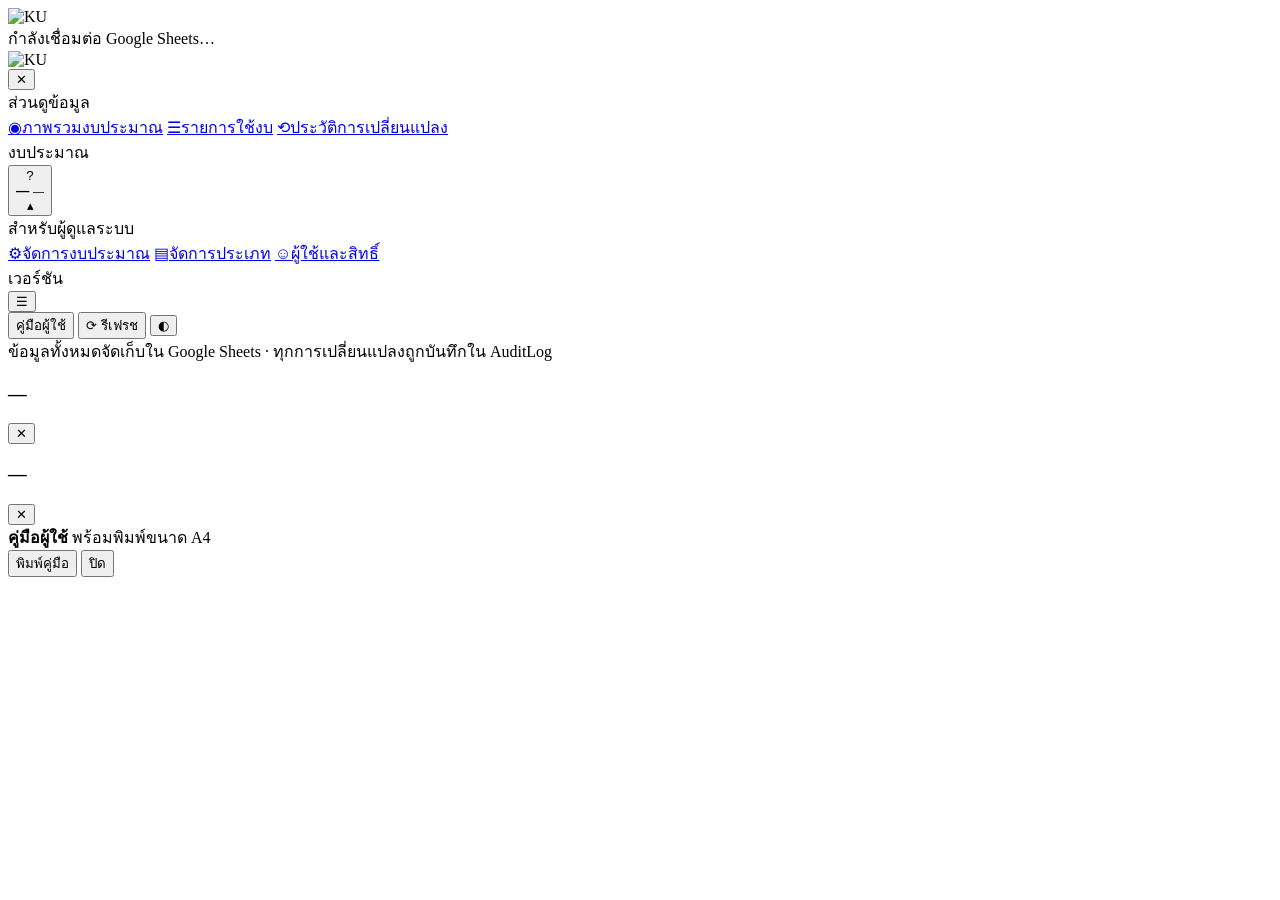
<file: AppScript_Resource/Index.html>
<!DOCTYPE html>
<html lang="th">
<head>
  <base target="_top">
  <meta charset="utf-8">
  <meta name="viewport" content="width=device-width, initial-scale=1">
  <title><?= appName ?></title>
  <link rel="preconnect" href="https://fonts.googleapis.com">
  <link rel="preconnect" href="https://fonts.gstatic.com" crossorigin>
  <link href="https://fonts.googleapis.com/css2?family=IBM+Plex+Sans+Thai:wght@400;500;600;700&family=Inter:wght@400;500;600;700&display=swap" rel="stylesheet">
  <?!= include('Styles'); ?>
  <?!= include('LogoData'); ?>
</head>
<body>

<!-- ─── หน้าจอโหลด ─── -->
<div id="splash" class="splash">
  <div class="splash-card">
    <div class="splash-logo"><img class="app-logo" alt="KU" width="62" height="62"></div>
    <div class="splash-title"><?= appName ?></div>
    <div class="splash-bar"><span></span></div>
    <div class="splash-note" id="splashNote">กำลังเชื่อมต่อ Google Sheets…</div>
  </div>
</div>

<!-- ─── โครงหลัก ─── -->
<div id="shell" class="shell hidden">

  <aside class="sidebar" id="sidebar">
    <div class="brand">
      <div class="brand-logo"><img class="app-logo" alt="KU" width="38" height="38"></div>
      <div class="brand-text">
        <strong id="brandName"><?= appName ?></strong>
        <small id="brandOrg"></small>
      </div>
      <button class="icon-btn sidebar-close" onclick="UI.toggleSidebar(false)" aria-label="ปิดเมนู">✕</button>
    </div>

    <nav class="nav" id="nav">
      <div class="nav-fixed">
        <div class="nav-group-label">ส่วนดูข้อมูล</div>
        <a class="nav-item overview-only" target="_self" href="#/dashboard" data-route="#/dashboard"><span class="ni">◉</span>ภาพรวมงบประมาณ</a>
        <a class="nav-item" target="_self" href="#/transactions" data-route="#/transactions"><span class="ni">☰</span>รายการใช้งบ</a>
        <a class="nav-item audit-only" target="_self" href="#/audit" data-route="#/audit"><span class="ni">⟲</span>ประวัติการเปลี่ยนแปลง</a>
      </div>

      <div class="nav-budgets-section">
        <div class="nav-group-label">งบประมาณ <span class="nav-count" id="navBudgetCount"></span></div>
        <div id="navBudgets" class="nav-budgets" role="navigation" aria-label="งบประมาณที่เข้าถึงได้"></div>
      </div>
    </nav>

    <div class="sidebar-foot">
      <div class="admin-menu-wrap" id="adminMenuWrap">
        <button type="button" class="user-chip user-chip-btn" id="adminMenuBtn"
          aria-haspopup="menu" aria-expanded="false" aria-controls="adminMenu"
          onclick="App.toggleAdminMenu(event)">
          <div class="avatar" id="userAvatar">?</div>
          <div class="user-meta">
            <strong id="userName">—</strong>
            <small id="userRole">—</small>
          </div>
          <span class="admin-caret admin-only hidden" id="adminCaret" aria-hidden="true">▴</span>
        </button>
        <div class="admin-menu hidden" id="adminMenu" role="menu" aria-label="สำหรับผู้ดูแลระบบ">
          <div class="admin-menu-title">สำหรับผู้ดูแลระบบ</div>
          <a class="admin-menu-item admin-only" role="menuitem" target="_self" href="#/admin/budgets" data-route="#/admin/budgets"
            onclick="App.closeAdminMenu()"><span class="ni">⚙</span>จัดการงบประมาณ</a>
          <a class="admin-menu-item super-only" role="menuitem" target="_self" href="#/admin/types" data-route="#/admin/types"
            onclick="App.closeAdminMenu()"><span class="ni">▤</span>จัดการประเภท</a>
          <a class="admin-menu-item super-only" role="menuitem" target="_self" href="#/admin/users" data-route="#/admin/users"
            onclick="App.closeAdminMenu()"><span class="ni">☺</span>ผู้ใช้และสิทธิ์</a>
        </div>
      </div>
      <div class="version">เวอร์ชัน <?= version ?></div>
    </div>
  </aside>

  <div class="sidebar-backdrop" onclick="UI.toggleSidebar(false)"></div>

  <main class="main">
    <header class="topbar">
      <button class="icon-btn menu-btn" onclick="UI.toggleSidebar(true)" aria-label="เมนู">☰</button>
      <div class="crumbs" id="crumbs"></div>
      <div class="topbar-actions">
        <button class="btn btn-ghost" onclick="App.openManual()" title="คู่มือผู้ใช้">คู่มือผู้ใช้</button>
        <button class="btn btn-ghost" onclick="App.reload()" title="โหลดข้อมูลใหม่">⟳ รีเฟรช</button>
        <button class="btn btn-ghost" onclick="UI.toggleTheme()" id="themeBtn" title="สลับโหมดสี">◐</button>
      </div>
    </header>

    <div id="view" class="view"></div>

    <footer class="foot">
      ข้อมูลทั้งหมดจัดเก็บใน Google Sheets · ทุกการเปลี่ยนแปลงถูกบันทึกใน AuditLog
    </footer>
  </main>
</div>

<!-- ─── Drawer สำหรับฟอร์ม ─── -->
<div class="drawer-wrap hidden" id="drawerWrap">
  <div class="drawer-backdrop" onclick="UI.closeDrawer()"></div>
  <section class="drawer" role="dialog" aria-modal="true">
    <header class="drawer-head">
      <div>
        <h3 id="drawerTitle">—</h3>
        <p id="drawerSub" class="muted"></p>
      </div>
      <button class="icon-btn" onclick="UI.closeDrawer()" aria-label="ปิด">✕</button>
    </header>
    <div class="drawer-body" id="drawerBody"></div>
    <footer class="drawer-foot" id="drawerFoot"></footer>
  </section>
</div>

<!-- ─── Modal แสดงรายละเอียด ─── -->
<div class="modal-wrap hidden" id="modalWrap">
  <div class="modal-backdrop" onclick="UI.closeModal()"></div>
  <section class="modal" role="dialog" aria-modal="true">
    <header class="modal-head">
      <h3 id="modalTitle">—</h3>
      <button class="icon-btn" onclick="UI.closeModal()" aria-label="ปิด">✕</button>
    </header>
    <div class="modal-body" id="modalBody"></div>
  </section>
</div>


<!-- ─── คู่มือผู้ใช้ ─── -->
<div class="manual-overlay hidden" id="manualOverlay" role="dialog" aria-modal="true" aria-labelledby="manualTitle">
  <div class="manual-toolbar no-print">
    <div class="manual-toolbar-left">
      <strong id="manualTitle">คู่มือผู้ใช้</strong>
      <span class="muted">พร้อมพิมพ์ขนาด A4</span>
    </div>
    <div class="manual-toolbar-right">
      <button type="button" class="btn btn-primary" onclick="App.printManual()">พิมพ์คู่มือ</button>
      <button type="button" class="btn btn-outline" onclick="App.closeManual()">ปิด</button>
    </div>
  </div>
  <div class="manual-scroll" id="manualScroll">
    <?!= include('Manual'); ?>
  </div>
</div>

<div class="toasts" id="toasts"></div>


<script>
(function () {
  function applyLogos() {
    var src = window.APP_LOGO_SRC;
    if (!src) return;
    document.querySelectorAll('img.app-logo').forEach(function (img) {
      if (!img.getAttribute('src')) img.setAttribute('src', src);
    });
  }
  applyLogos();
  document.addEventListener('DOMContentLoaded', applyLogos);
})();
</script>
<?!= include('JsCore'); ?>
<?!= include('JsViews'); ?>
<?!= include('JsForms'); ?>
</body>
</html>
</file>
<file: css/styles.css>
/* budget_allocation_manual */
:root {
  --bg: #f2f6f5;
  --surface: #fff;
  --ink: #0f1f1c;
  --ink-2: #3d524c;
  --ink-3: #6b7f79;
  --line: #d5e3df;
  --teal: #0d7377;
  --teal-deep: #095456;
  --teal-soft: #e6f5f4;
  --lime: #b6d43a;
  --lime-deep: #8fb028;
  --font: "IBM Plex Sans Thai Looped", "IBM Plex Sans Thai", "Sarabun", sans-serif;
  --display: "IBM Plex Sans Thai Looped", "IBM Plex Sans Thai", sans-serif;
  --max: 1140px;
  --ease: cubic-bezier(.22, 1, .36, 1);
  --text: 1.05rem;
  --heading: clamp(1.5rem, 2.7vw, 2.15rem);
  --nav-offset: 9rem;
}

*, *::before, *::after { box-sizing: border-box; }
html {
  scroll-behavior: smooth;
  scroll-padding-top: var(--nav-offset);
}
body {
  margin: 0;
  font-family: var(--font);
  color: var(--ink);
  background:
    radial-gradient(900px 420px at 10% -8%, #d9f3ef 0%, transparent 55%),
    radial-gradient(700px 360px at 100% 0%, #eef6c9 0%, transparent 48%),
    var(--bg);
  line-height: 1.65;
  font-size: var(--text);
}
img { max-width: 100%; display: block; }
a { color: inherit; text-decoration: none; }
button { font: inherit; cursor: pointer; }
code { font-size: 1em; }

.site-nav {
  position: sticky; top: 0; z-index: 50;
  backdrop-filter: blur(14px);
  background: rgba(242, 246, 245, .9);
  border-bottom: 1px solid transparent;
}
.site-nav.scrolled { border-color: var(--line); background: rgba(255,255,255,.94); }
.site-nav-inner {
  max-width: var(--max); margin: 0 auto; padding: 10px 22px;
  display: flex; align-items: center; gap: 18px;
}
.brand {
  display: flex; align-items: center; gap: 14px; margin-right: auto;
  min-width: 0; flex-shrink: 0;
}
.brand img { width: 64px; height: 64px; object-fit: contain; flex-shrink: 0; }
.brand strong {
  display: block;
  font-family: var(--display);
  font-size: var(--heading);
  font-weight: 700;
  line-height: 1.22;
  letter-spacing: -.02em;
  white-space: nowrap;
}
.nav-links {
  display: flex; flex-direction: column; align-items: flex-end; gap: 4px;
  flex: 1; min-width: 0;
}
.nav-row {
  display: flex; flex-wrap: wrap; justify-content: flex-end; gap: 3px;
}
.nav-links a {
  padding: 6px 10px; border-radius: 999px; font-size: var(--text); color: var(--ink-2);
}
.nav-links a:hover, .nav-links a.active { background: var(--teal-soft); color: var(--teal-deep); }

section[id],
.hero[id],
[data-section] {
  scroll-margin-top: var(--nav-offset);
}

.hero { max-width: var(--max); margin: 0 auto; padding: 40px 22px 12px; }
.hero-kicker {
  font-size: var(--text); font-weight: 700; letter-spacing: .06em; text-transform: uppercase;
  color: var(--teal-deep); margin-bottom: 12px;
}
.hero h1 {
  font-family: var(--display);
  font-size: clamp(2rem, 4.6vw, 3.2rem);
  line-height: 1.14; letter-spacing: -.03em; margin: 0 0 12px; max-width: 16ch;
}
.hero h1 em {
  font-style: normal;
  background: linear-gradient(120deg, var(--teal), var(--lime-deep));
  -webkit-background-clip: text; background-clip: text; color: transparent;
}
.hero-lead { margin: 0 0 20px; color: var(--ink-2); max-width: 42em; font-size: var(--text); }

/* carousel — no black bars */
.carousel {
  border-radius: 22px; overflow: hidden;
  border: 1px solid var(--line); background: #fff;
  box-shadow: 0 24px 50px rgba(15, 31, 28, .1);
}
.carousel-track { position: relative; background: #f7faf9; min-height: 240px; }
.carousel-slide {
  display: none; margin: 0;
}
.carousel-slide.active { display: block; animation: fade .35s var(--ease); }
.carousel-slide img {
  width: 100%; height: auto; max-height: 62vh;
  object-fit: contain; object-position: top center;
  background: #f7faf9; cursor: zoom-in;
}
.carousel-footer {
  display: flex; align-items: center; gap: 12px; flex-wrap: wrap;
  padding: 12px 14px; border-top: 1px solid var(--line); background: #fff;
}
.carousel-caption {
  flex: 1; min-width: 180px; font-size: var(--text); color: var(--ink-2); margin: 0;
}
.carousel-controls { display: flex; align-items: center; gap: 8px; margin-left: auto; }
.carousel-btn {
  width: 38px; height: 38px; border-radius: 50%; border: 1px solid var(--line);
  background: #fff; font-size: 18px; line-height: 1;
}
.carousel-btn:hover { background: var(--teal-soft); border-color: #9ad5d1; }
.carousel-dots { display: flex; gap: 6px; align-items: center; }
.carousel-dot {
  width: 8px; height: 8px; border-radius: 50%; border: 0; background: #c5d4d0; padding: 0;
}
.carousel-dot.active { background: var(--teal); width: 20px; border-radius: 99px; }

.section { max-width: var(--max); margin: 0 auto; padding: 52px 22px; }
.eyebrow {
  font-size: var(--text); font-weight: 700; letter-spacing: .08em; text-transform: uppercase;
  color: var(--teal); margin-bottom: 8px;
}
.section-head { max-width: 680px; margin-bottom: 20px; }
.section-head h2 {
  font-family: var(--display);
  font-size: var(--heading);
  line-height: 1.22; margin: 0 0 10px; letter-spacing: -.02em; font-weight: 700;
}
.section-head p { margin: 0; color: var(--ink-2); font-size: var(--text); }

.split { display: grid; grid-template-columns: .95fr 1.05fr; gap: 24px; align-items: start; }
.split.reverse { grid-template-columns: 1.05fr .95fr; }
.split.reverse .copy { order: 2; }

.topic-list, .story-steps { display: flex; flex-direction: column; gap: 8px; }
.topic-btn, .story-step {
  text-align: left; border: 1px solid var(--line); background: rgba(255,255,255,.8);
  border-radius: 16px; padding: 13px 15px; transition: .2s var(--ease);
}
.topic-btn:hover, .story-step:hover { background: #fff; }
.topic-btn.active, .story-step.active {
  background: #fff; border-color: var(--teal);
  box-shadow: 0 10px 26px rgba(13,115,119,.12); transform: translateX(3px);
}
.topic-btn .n, .story-step .n {
  font-size: var(--text); font-weight: 700; letter-spacing: .04em; text-transform: uppercase; color: var(--teal);
}
.topic-btn h3, .story-step h3 { margin: 4px 0 4px; font-size: var(--text); font-weight: 700; }
.topic-btn p, .story-step p { margin: 0; font-size: var(--text); color: var(--ink-3); }
.warn-red {
  color: #dc2626;
  font-weight: 700;
  background: #fee2e2;
  padding: .1em .35em;
  border-radius: 6px;
}

.shot-frame {
  border-radius: 20px; overflow: hidden; border: 1px solid var(--line);
  background: #fff; box-shadow: 0 16px 36px rgba(15,31,28,.07);
}
.shot-frame img {
  width: 100%; height: auto; max-height: 540px;
  object-fit: contain; object-position: top center; background: #f8faf9;
  cursor: zoom-in;
}
.shot-frame .shot-pane { display: none; }
.shot-frame .shot-pane.active { display: block; animation: fade .3s var(--ease); }

.chip-tabs { display: flex; flex-wrap: wrap; gap: 8px; margin: 0 0 14px; }
.chip {
  border: 1px solid var(--line); background: #fff; color: var(--ink-2);
  border-radius: 999px; padding: 8px 12px; font-size: var(--text); font-weight: 600;
}
.chip.active { background: var(--teal); border-color: var(--teal); color: #fff; }

.feature-block {
  background: var(--surface); border: 1px solid var(--line);
  border-radius: 24px; padding: 20px; margin-bottom: 24px;
  box-shadow: 0 12px 30px rgba(15,31,28,.05);
}
.feature-block h3 { margin: 0 0 6px; font-size: 1.2rem; }
.feature-block .lead { margin: 0 0 14px; color: var(--ink-2); font-size: var(--text); }

.dual { display: grid; grid-template-columns: 1fr 1fr; gap: 16px; }

/* roles */
.role-panel {
  background: #fff; border: 1px solid var(--line); border-radius: 22px; padding: 20px 22px;
}
.role-panel-wide {
  max-width: 920px;
  margin-left: auto;
  margin-right: auto;
  box-shadow: 0 14px 36px rgba(15, 31, 28, .06);
}
.role-tabs {
  display: flex; gap: 8px; flex-wrap: wrap; margin-bottom: 16px;
  justify-content: center;
}
.role-tab {
  border: 1px solid var(--line); background: #fff; border-radius: 999px;
  padding: 9px 14px; font-size: var(--text); font-weight: 600; color: var(--ink-2);
}
.role-tab.active { background: var(--teal); border-color: var(--teal); color: #fff; }
.role-tab-warn.active { background: #b91c1c; border-color: #b91c1c; color: #fff; }
.role-body { display: none; }
.role-body.active { display: block; animation: fade .3s var(--ease); }
.role-grid { display: grid; grid-template-columns: 1fr 1fr; gap: 10px; }
.role-grid-4 { grid-template-columns: repeat(4, minmax(0, 1fr)); }
.perm {
  border-radius: 14px; padding: 14px 16px; border: 1px solid var(--line); background: #f8fbfa;
}
.perm.on { background: var(--teal-soft); border-color: #9ad5d1; }
.perm.off { opacity: .55; }
.perm strong { display: block; font-size: var(--text); margin-bottom: 4px; }
.perm span { font-size: var(--text); color: var(--ink-3); }
.role-denied {
  border-radius: 16px; padding: 22px 24px;
  background: #fef2f2; border: 1px solid #fecaca; color: #7f1d1d;
}
.role-denied strong {
  display: block; font-size: 1.15rem; color: #dc2626; margin-bottom: 8px;
}
.role-denied p { margin: 0; font-size: var(--text); color: #991b1b; }

.story-progress {
  height: 4px; border-radius: 99px; background: var(--line); overflow: hidden; margin-top: 12px;
}
.story-progress > span {
  display: block; height: 100%; width: 25%;
  background: linear-gradient(90deg, var(--teal), var(--lime-deep)); transition: width .25s;
}

.rules {
  background: var(--ink); color: #d7e4e0; border-radius: 28px; padding: 28px;
}
.rules h2 { color: #fff; margin: 0 0 12px; font-family: var(--display); }
.rules ol { margin: 0; padding-left: 1.2em; columns: 2; column-gap: 26px; }
.rules li { break-inside: avoid; margin: 0 0 9px; }
.rules strong { color: #fff; }

/* field catalog */
.field-catalog { margin-top: 28px; }
.field-catalog h2 {
  font-family: var(--display); font-size: 1.6rem; margin: 0 0 10px;
}
.field-catalog > p { color: var(--ink-2); margin: 0 0 16px; }
.table-wrap {
  overflow: auto; border: 1px solid var(--line); border-radius: 18px; background: #fff;
  box-shadow: 0 12px 28px rgba(15,31,28,.05);
}
.field-table {
  width: 100%; border-collapse: collapse; min-width: 760px; font-size: var(--text);
}
.field-table th, .field-table td {
  border-bottom: 1px solid var(--line); padding: 11px 12px; text-align: left; vertical-align: top;
}
.field-table th {
  background: #eef6f4; color: var(--teal-deep); font-weight: 700; position: sticky; top: 0;
}
.field-table tr:last-child td { border-bottom: 0; }
.field-table .menu-cell { white-space: nowrap; font-weight: 650; color: var(--teal-deep); }
.field-table .opts { color: var(--ink-3); font-size: var(--text); }

.site-foot {
  max-width: var(--max); margin: 0 auto; padding: 16px 22px 44px;
  color: var(--ink-3); font-size: var(--text);
  display: flex; justify-content: space-between; gap: 12px; flex-wrap: wrap;
}

/* lightbox */
.lightbox {
  position: fixed; inset: 0; z-index: 100;
  background: rgba(10, 18, 16, .82);
  display: none; align-items: center; justify-content: center; padding: 24px;
}
.lightbox.open { display: flex; }
.lightbox img {
  max-width: min(1200px, 96vw); max-height: 90vh;
  object-fit: contain; border-radius: 12px; background: #fff;
  box-shadow: 0 24px 60px rgba(0,0,0,.35);
}
.lightbox-close {
  position: absolute; top: 16px; right: 16px;
  width: 42px; height: 42px; border-radius: 50%; border: 0;
  background: #fff; font-size: 20px;
}

.reveal { opacity: 0; transform: translateY(16px); transition: .6s var(--ease); }
.reveal.in { opacity: 1; transform: none; }

@keyframes fade {
  from { opacity: 0; transform: translateY(6px); }
  to { opacity: 1; transform: none; }
}

@media (max-width: 900px) {
  .nav-links { display: none; }
  .brand strong { white-space: normal; max-width: 14em; }
  .split, .split.reverse, .dual, .role-grid, .role-grid-4 { grid-template-columns: 1fr; }
  .split.reverse .copy { order: 0; }
  .rules ol { columns: 1; }
}

@media (prefers-reduced-motion: reduce) {
  html { scroll-behavior: auto; }
  .reveal, .carousel-slide, .shot-pane { transition: none !important; }
}
</file>
